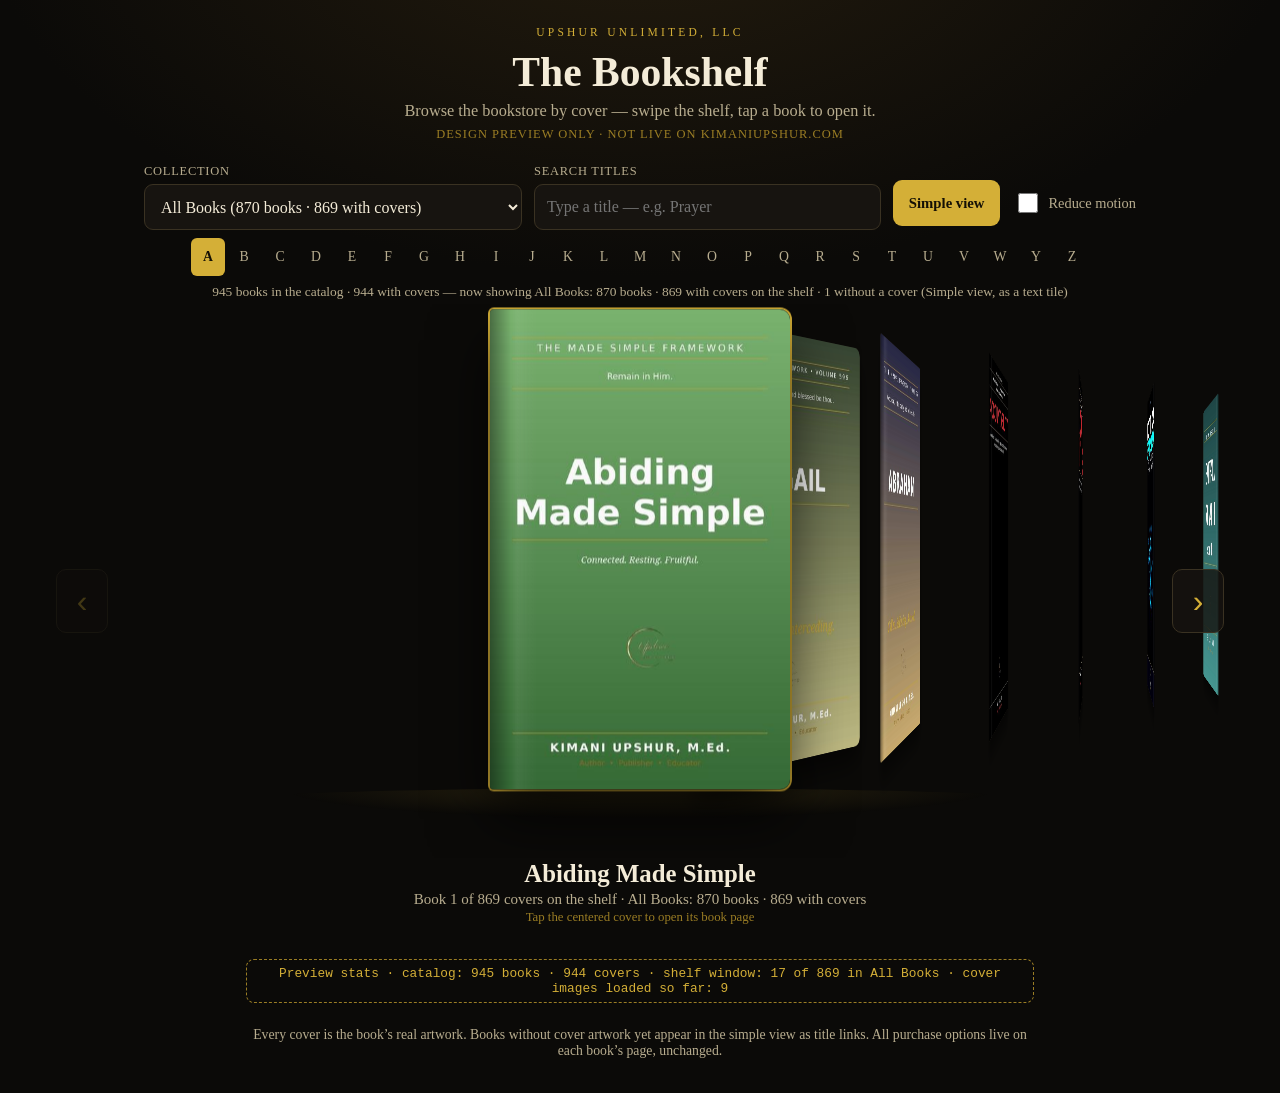
<file: index.html>
<!DOCTYPE html>
<html lang="en">
<head>
<meta charset="utf-8">
<meta name="viewport" content="width=device-width, initial-scale=1, viewport-fit=cover">
<title>The Bookshelf — 3D Cover Carousel Preview · kimaniupshur.com</title>
<link rel="stylesheet" href="carousel.css">
</head>
<body>
<header class="bs-head">
  <div class="bs-brand">Upshur Unlimited, LLC</div>
  <h1>The Bookshelf</h1>
  <p class="bs-sub">Browse the bookstore by cover — swipe the shelf, tap a book to open it.</p>
  <p class="bs-preview-note">Design preview only · not live on kimaniupshur.com</p>
</header>

<div class="bs-controls" role="search">
  <label class="bs-field">
    <span>Collection</span>
    <select id="catSel" aria-label="Choose a collection"></select>
  </label>
  <label class="bs-field bs-grow">
    <span>Search titles</span>
    <input id="searchBox" type="search" autocomplete="off" placeholder="Type a title — e.g. Prayer"
           aria-label="Search book titles" aria-expanded="false" aria-controls="searchResults">
  </label>
  <div class="bs-toggles">
    <button id="viewToggle" type="button" aria-pressed="false">Simple view</button>
    <label class="bs-check"><input type="checkbox" id="motionToggle"> Reduce motion</label>
  </div>
  <div id="searchResults" class="bs-results" role="listbox" aria-label="Search results" hidden></div>
</div>

<nav class="bs-az" id="azBar" aria-label="Jump to a letter"></nav>

<p class="bs-stats" id="bsStats" role="note"></p>

<main>
  <section class="bs-stage-wrap" id="carouselWrap">
    <button class="bs-arrow" id="prevBtn" type="button" aria-label="Previous book">&#8249;</button>
    <div class="bs-stage" id="stage" tabindex="0" role="region"
         aria-roledescription="carousel" aria-label="Book cover carousel. Use arrow keys or swipe to browse."></div>
    <button class="bs-arrow" id="nextBtn" type="button" aria-label="Next book">&#8250;</button>
    <div class="bs-caption">
      <a id="capTitle" href="#">—</a>
      <div id="capMeta" aria-live="polite"></div>
      <div class="bs-hint">Tap the centered cover to open its book page</div>
    </div>
  </section>

  <section class="bs-simple" id="simpleView" hidden aria-label="Simple list view">
    <div class="bs-grid" id="simpleGrid"></div>
    <button id="moreBtn" type="button">Show more</button>
  </section>
</main>

<footer class="bs-foot">
  <div id="hud" class="bs-hud" aria-hidden="true"></div>
  <p>Every cover is the book&rsquo;s real artwork. Books without cover artwork yet appear in the simple view as title links. All purchase options live on each book&rsquo;s page, unchanged.</p>
</footer>

<script src="books-data.js"></script>
<script src="carousel.js"></script>
</body>
</html>
</file>
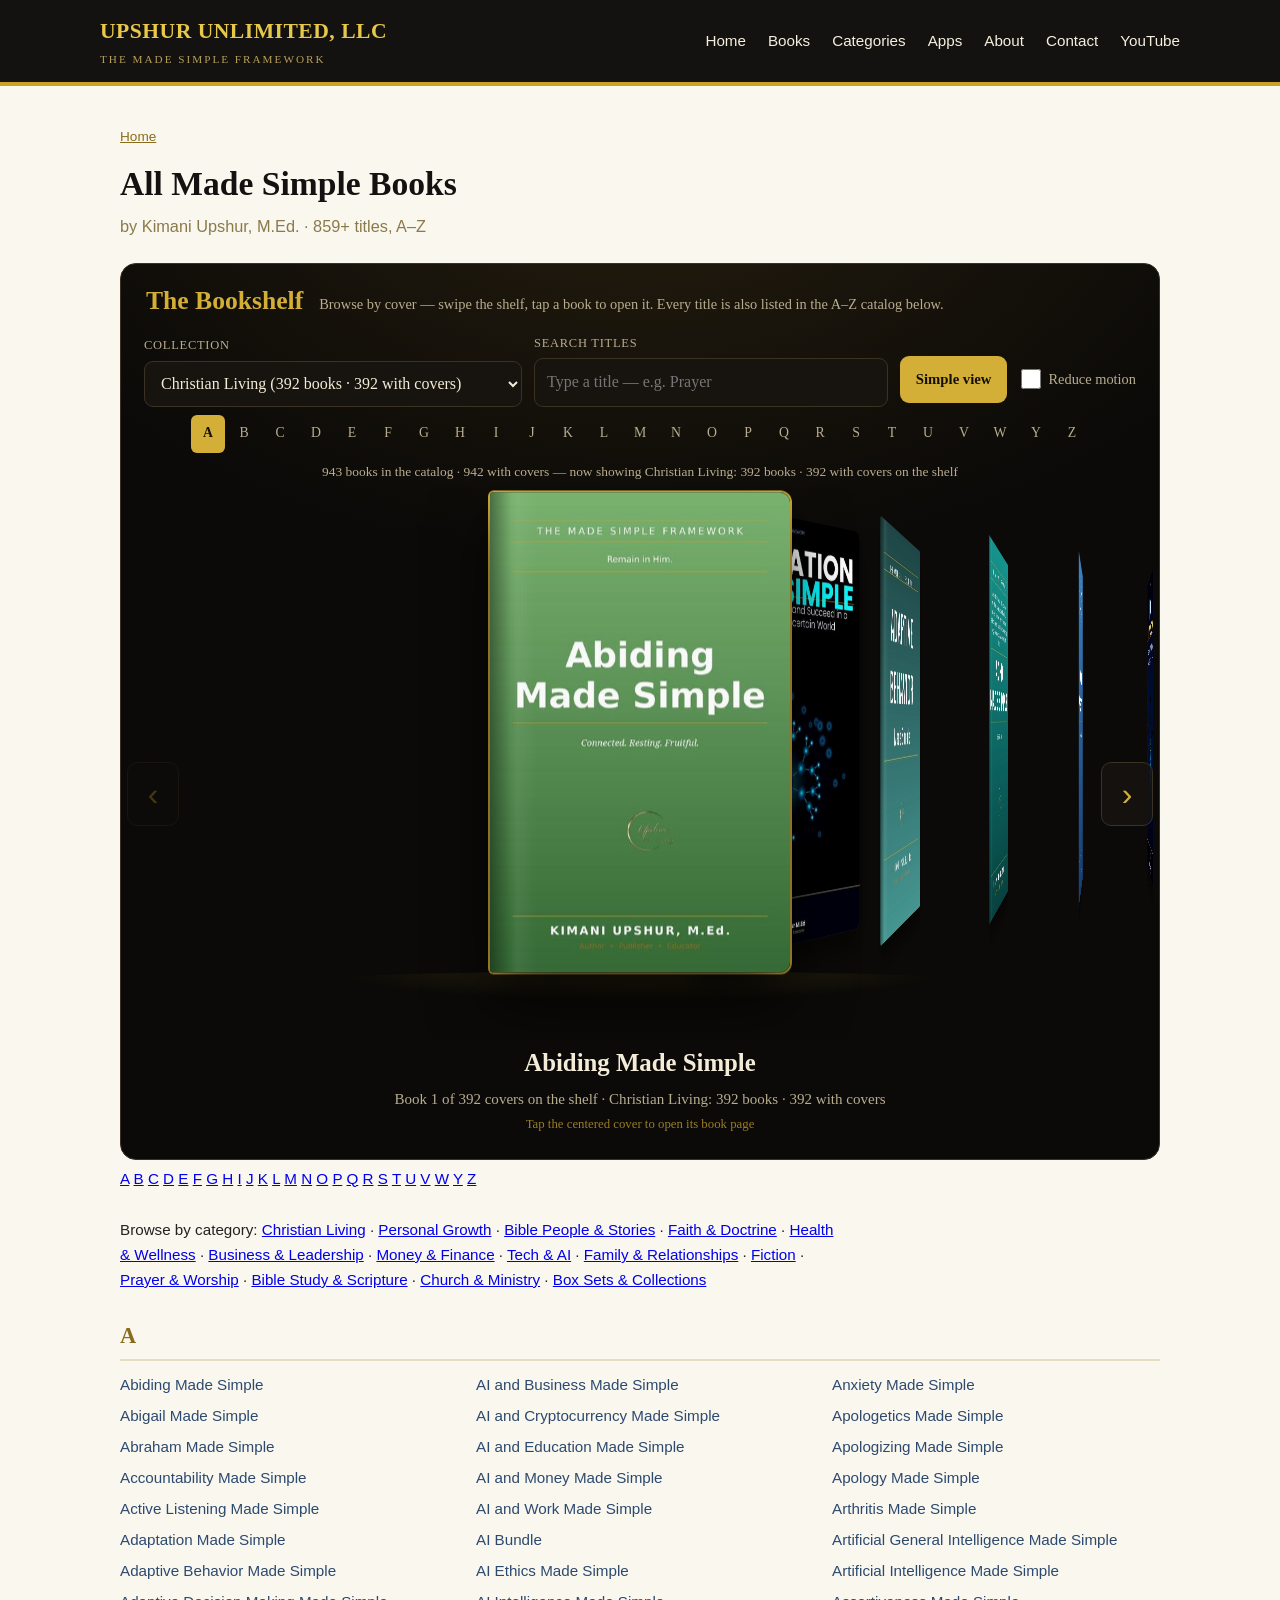
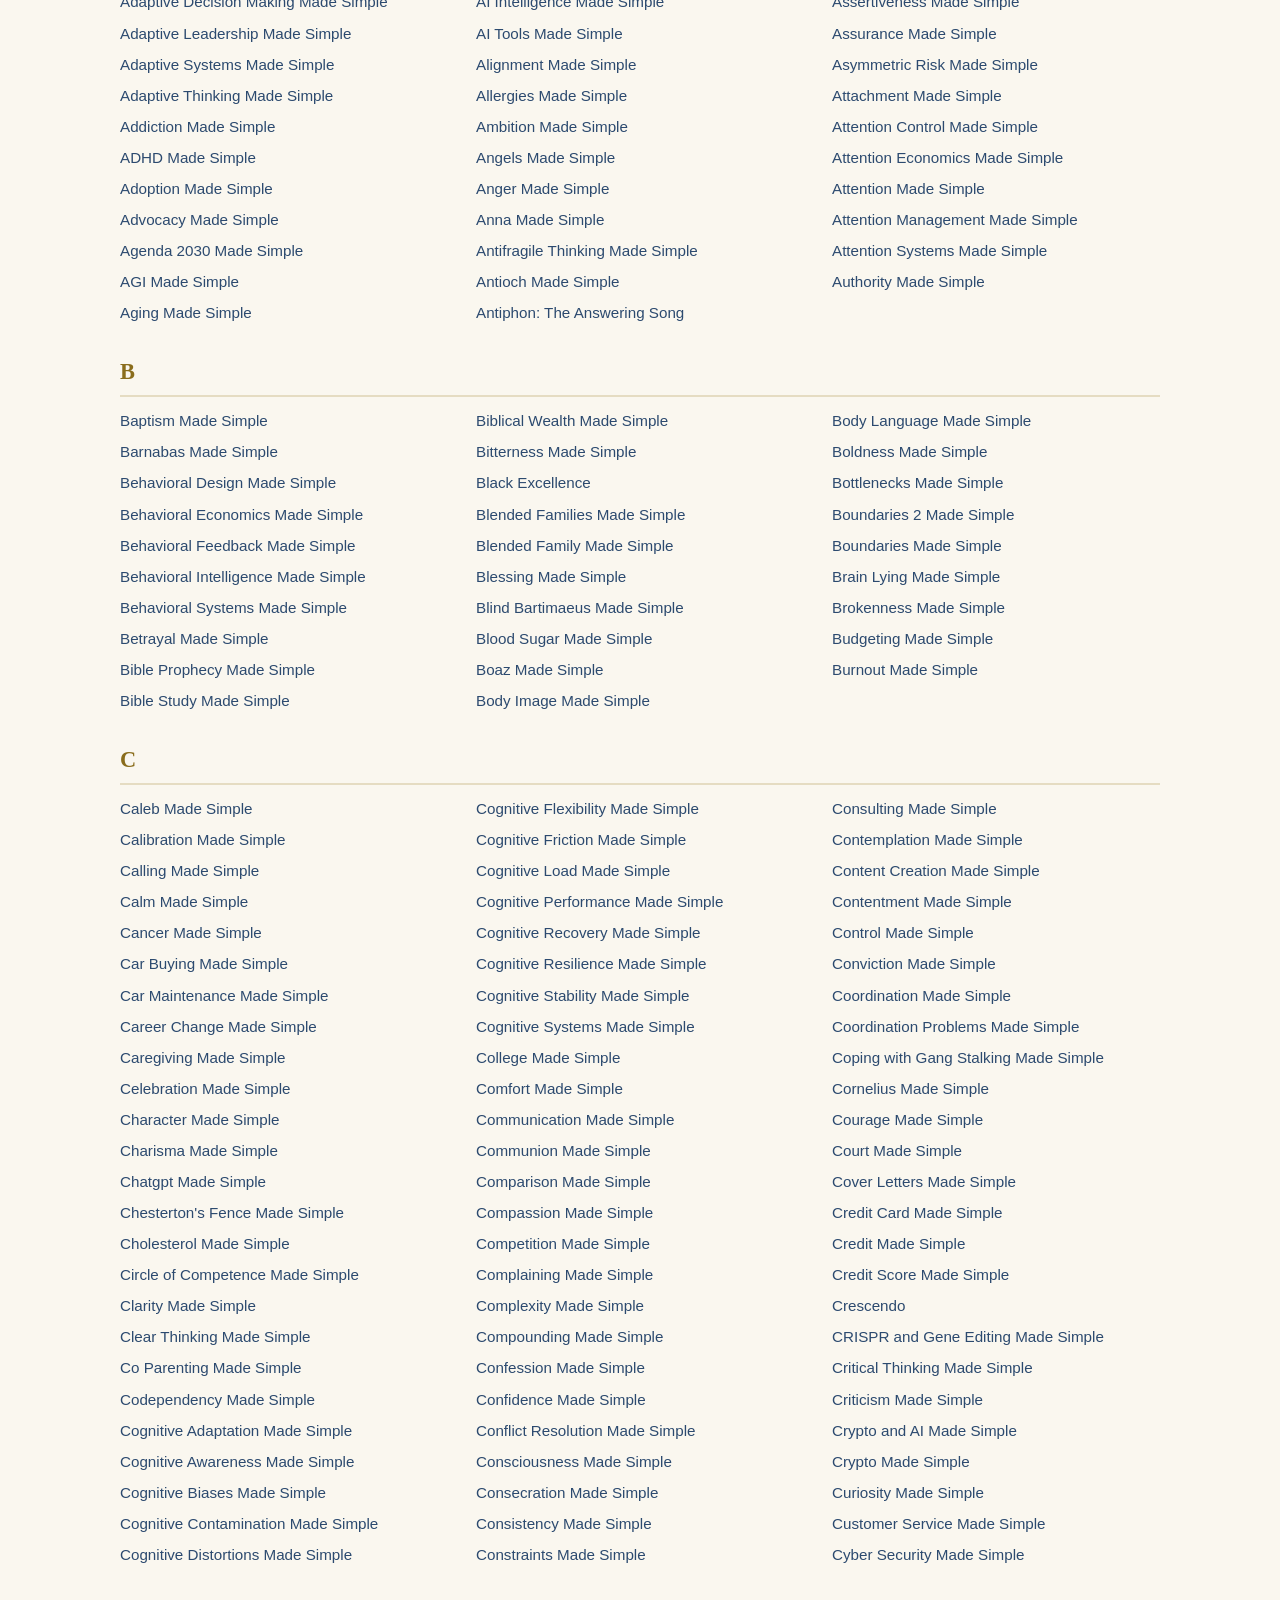
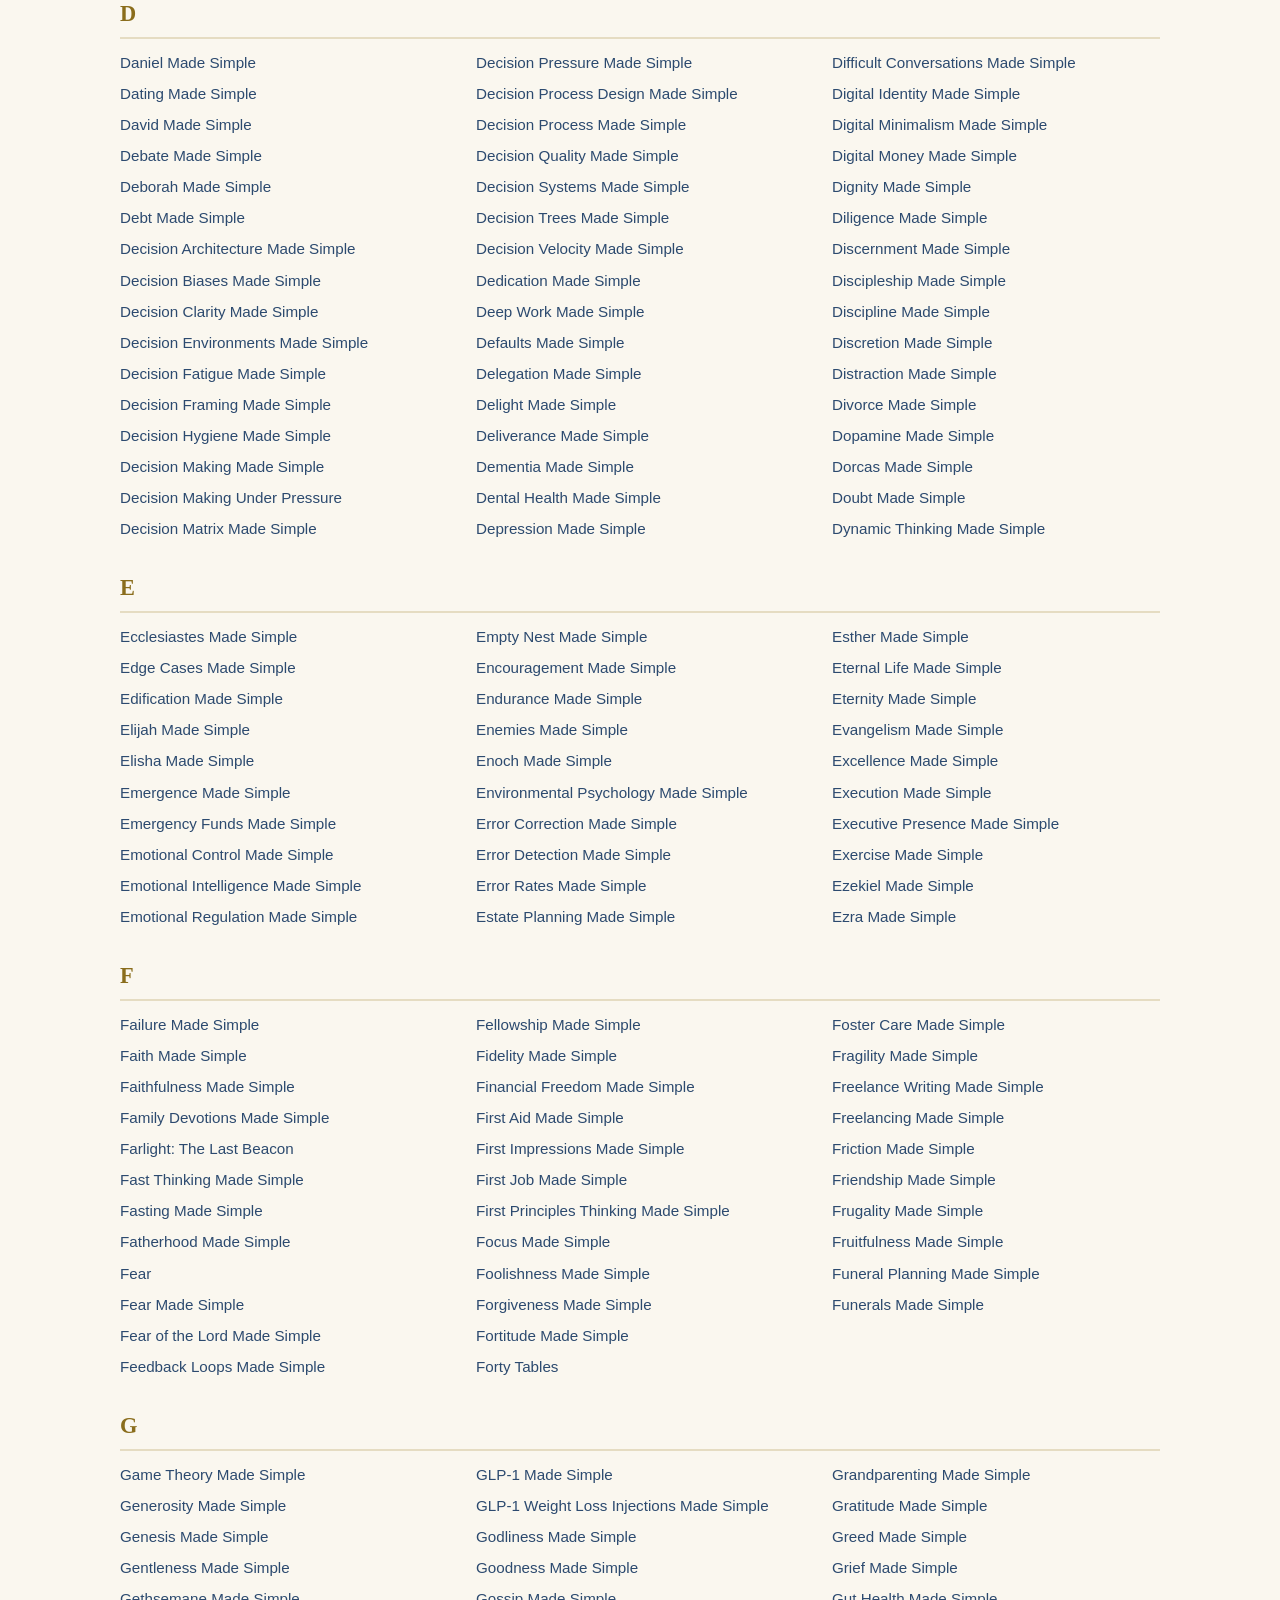
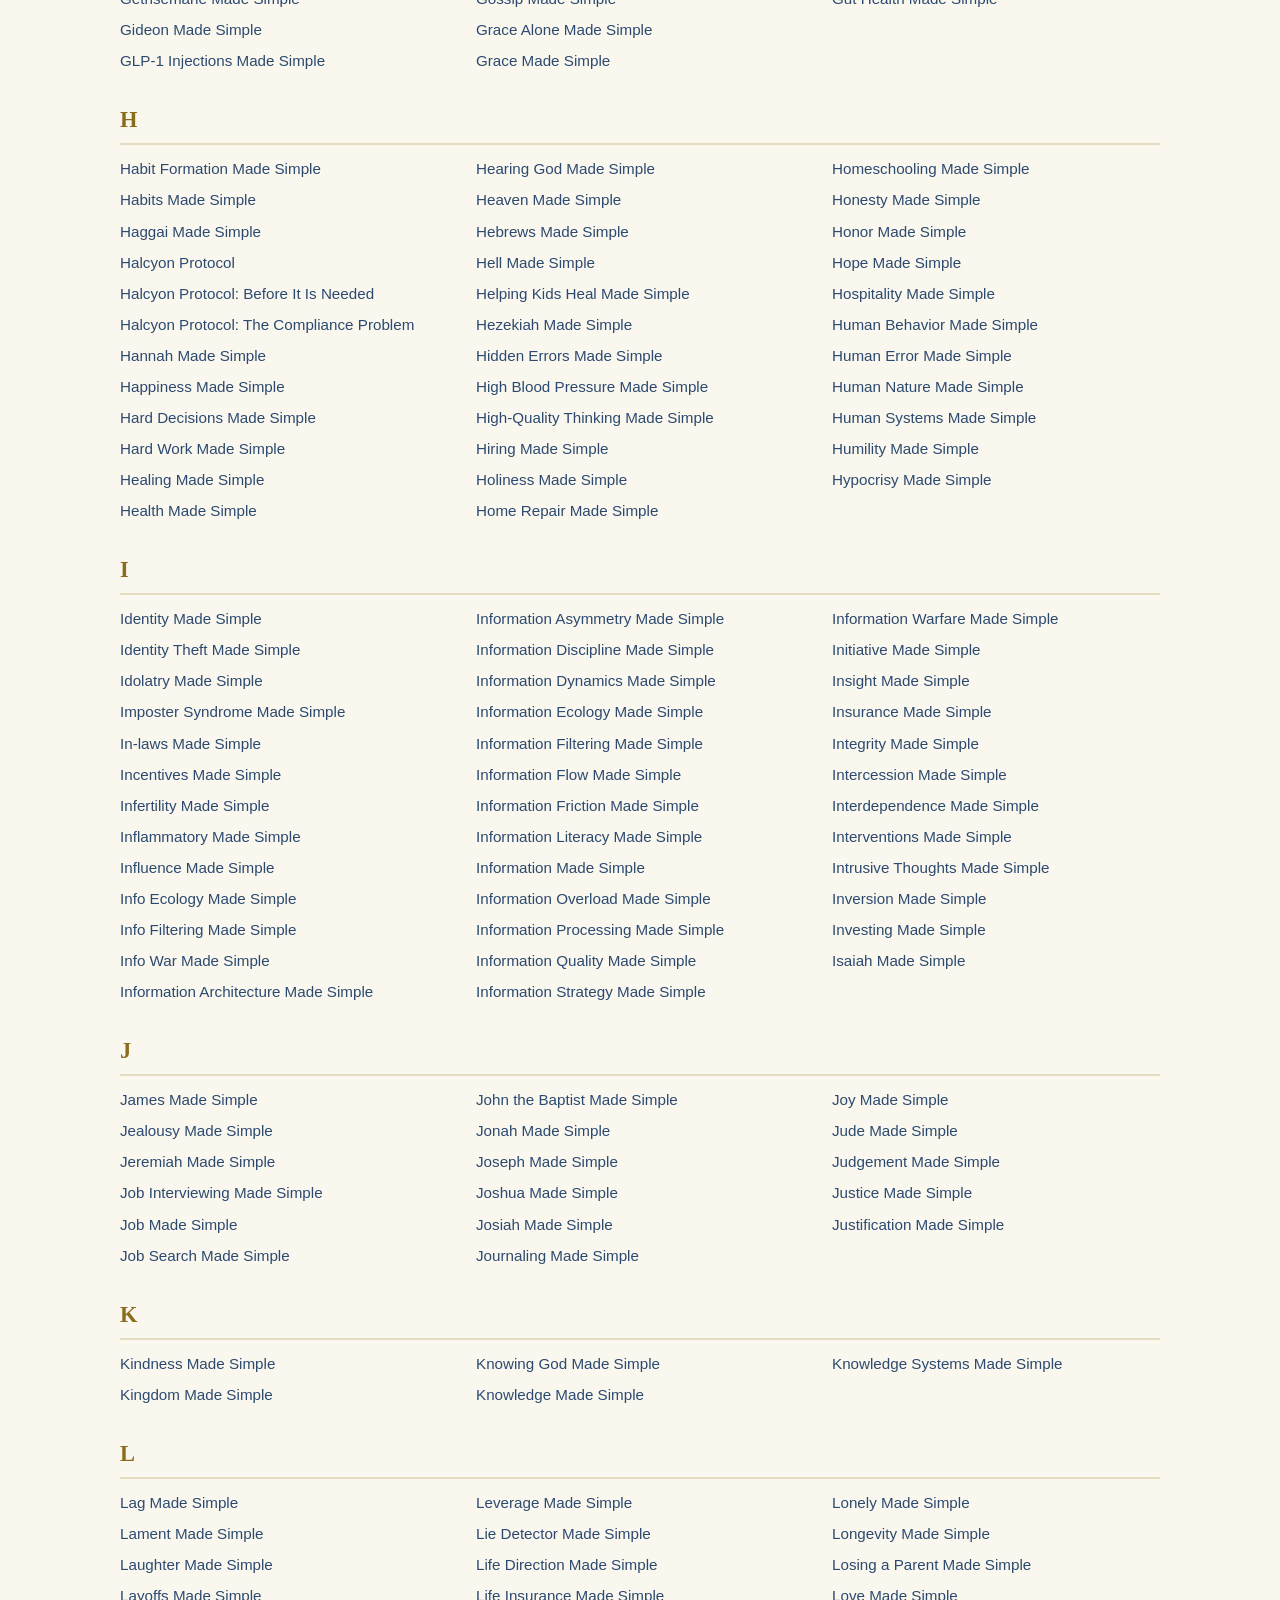
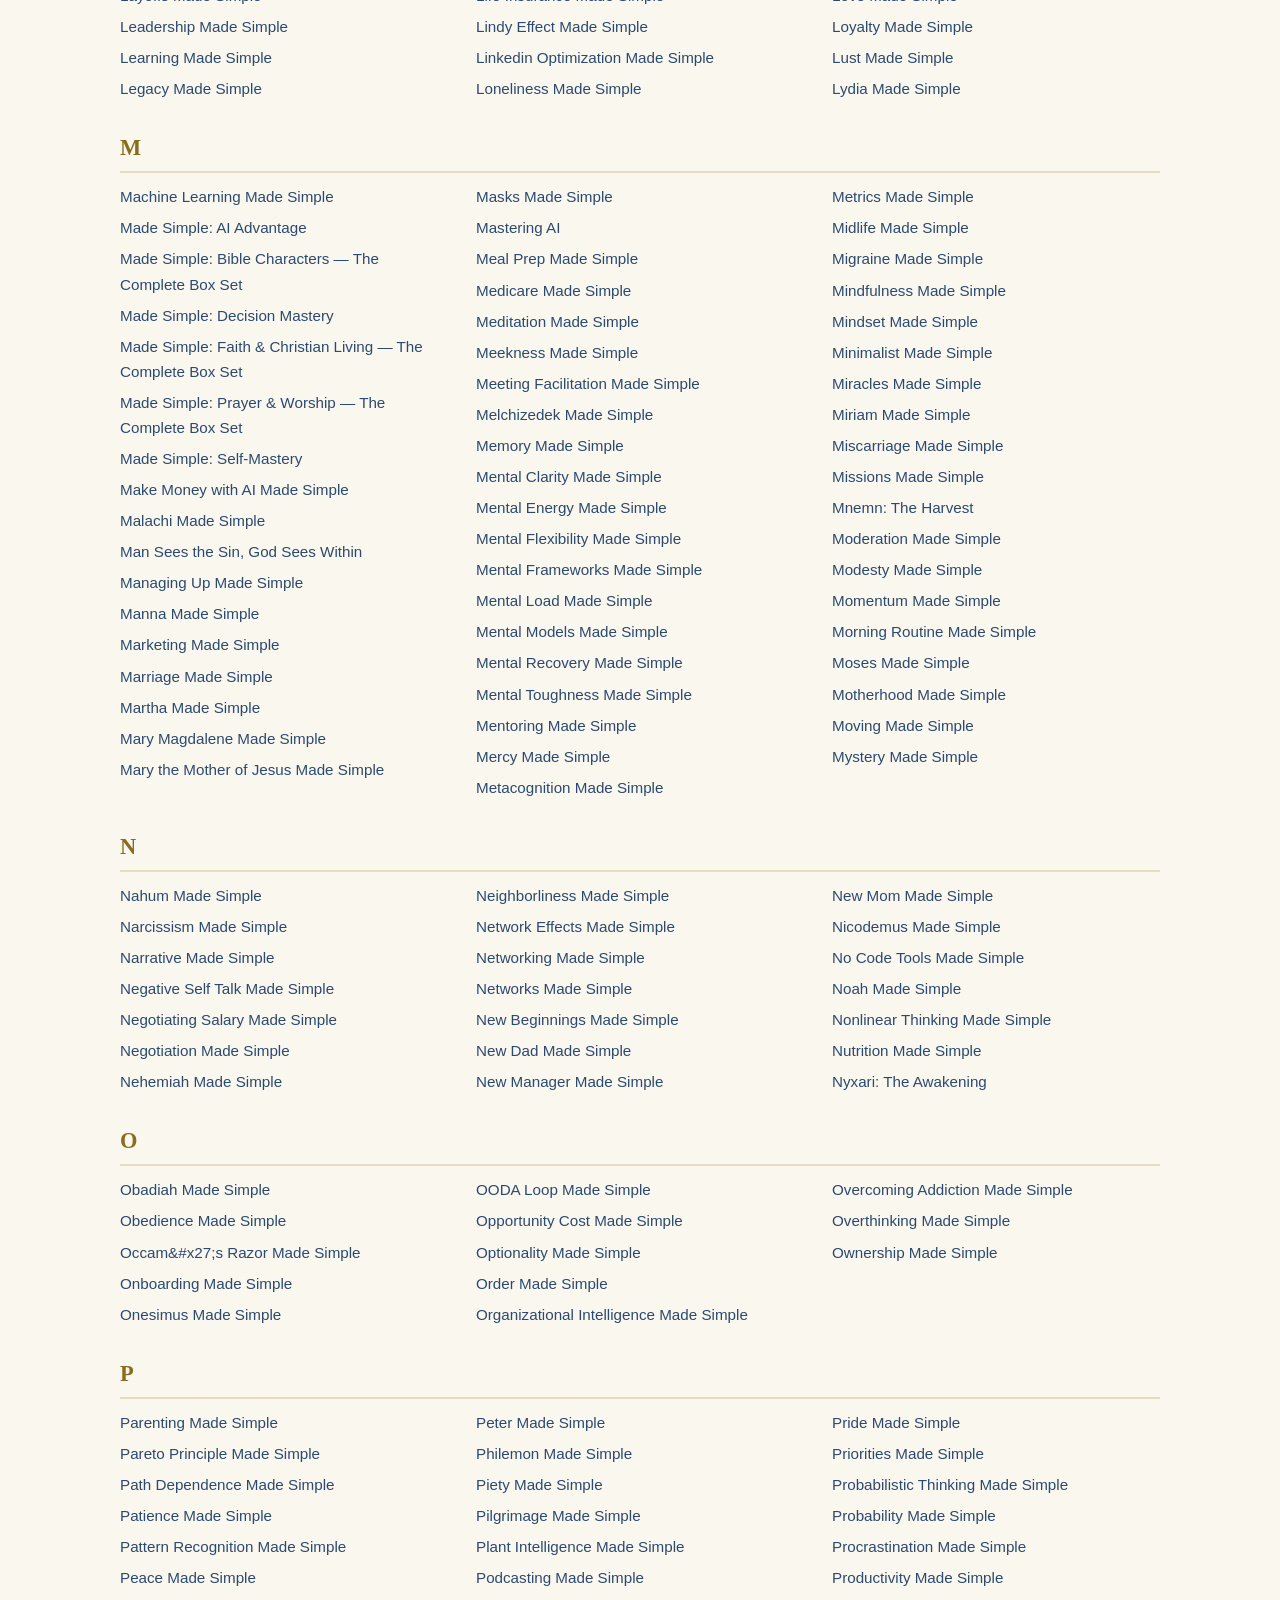
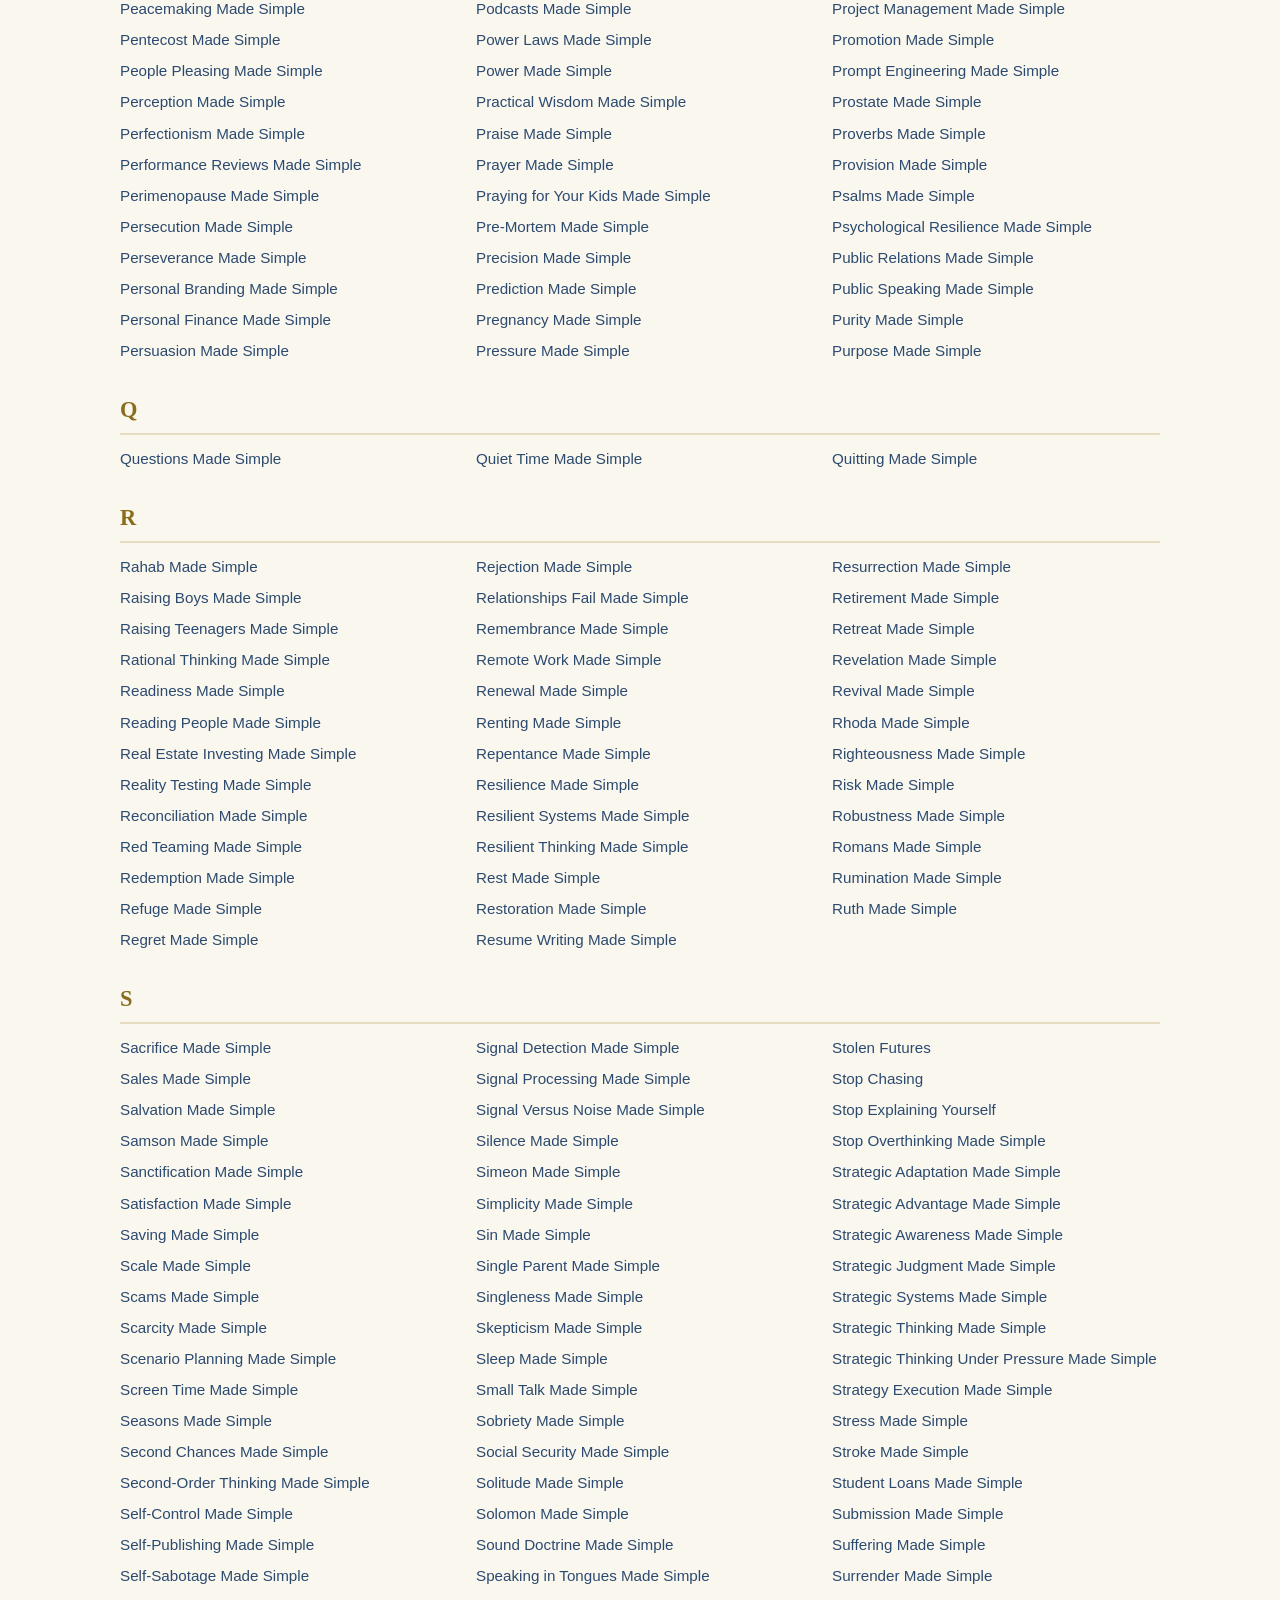
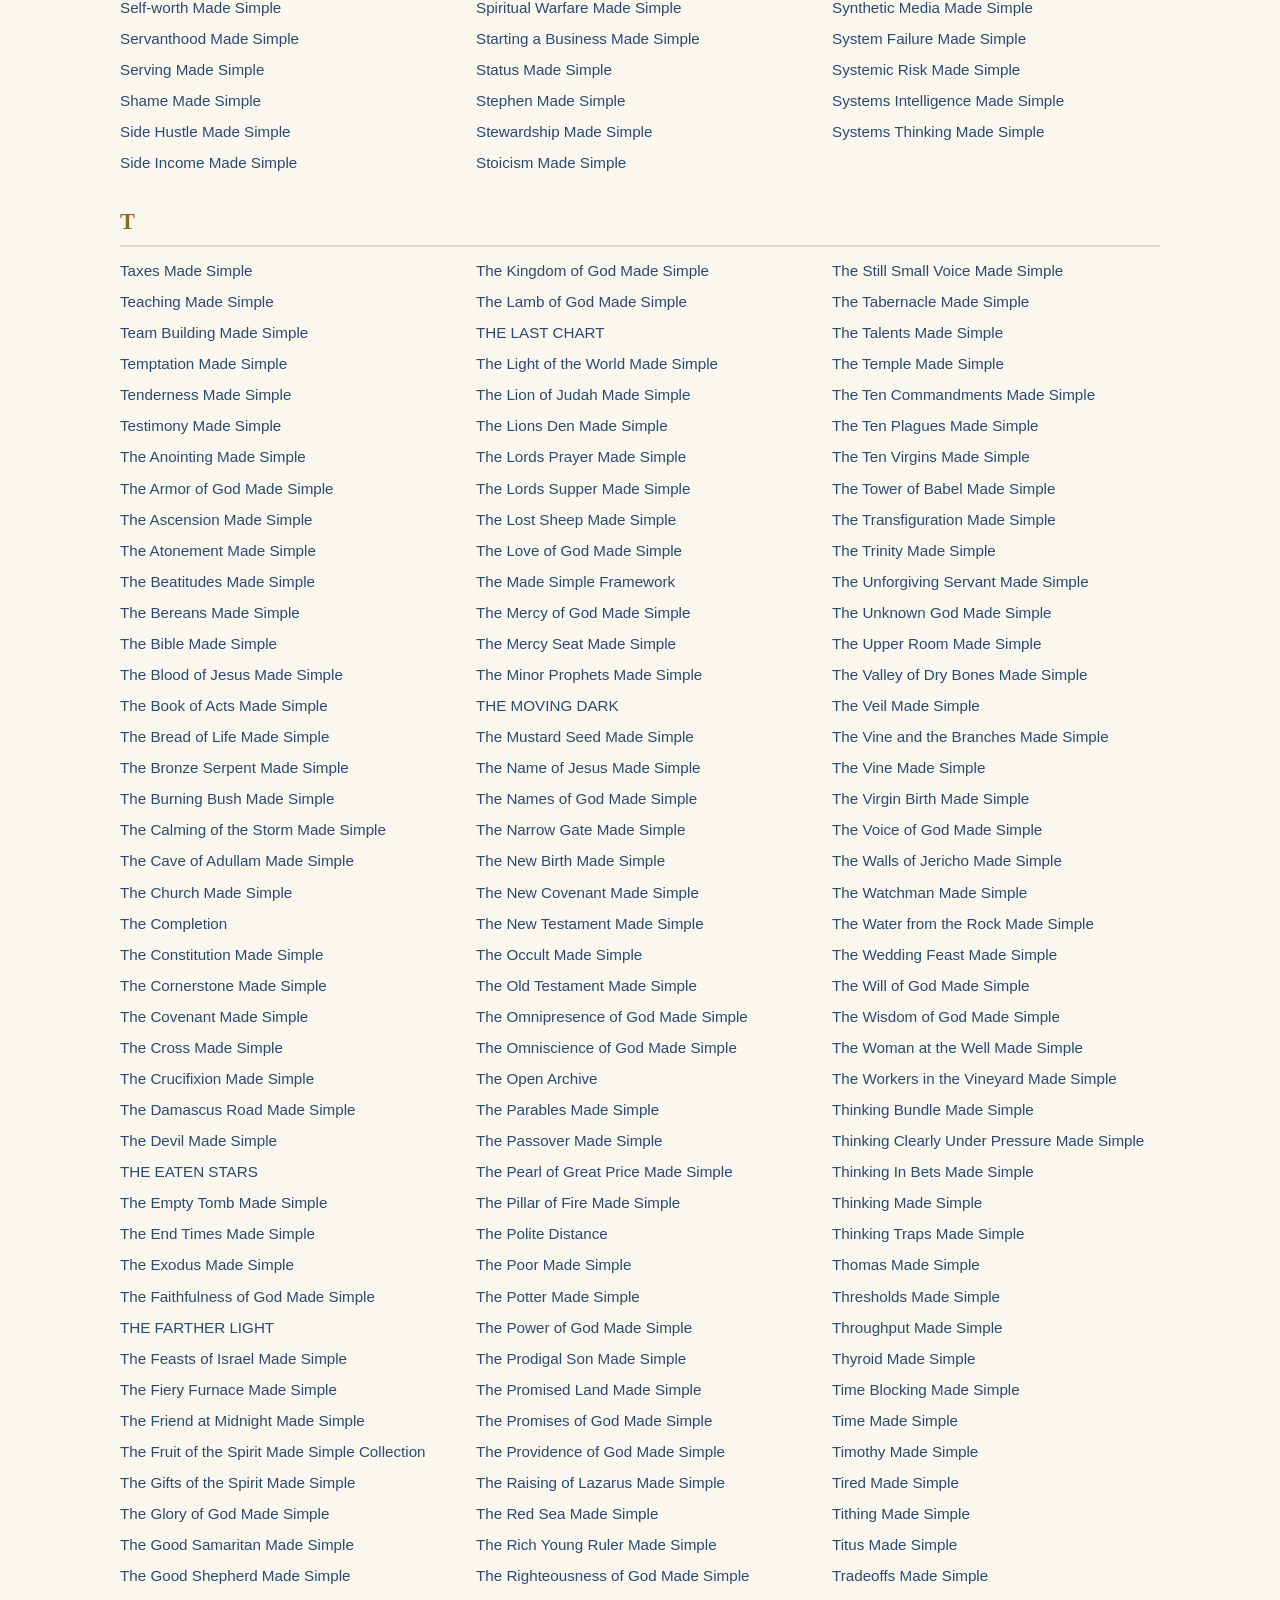
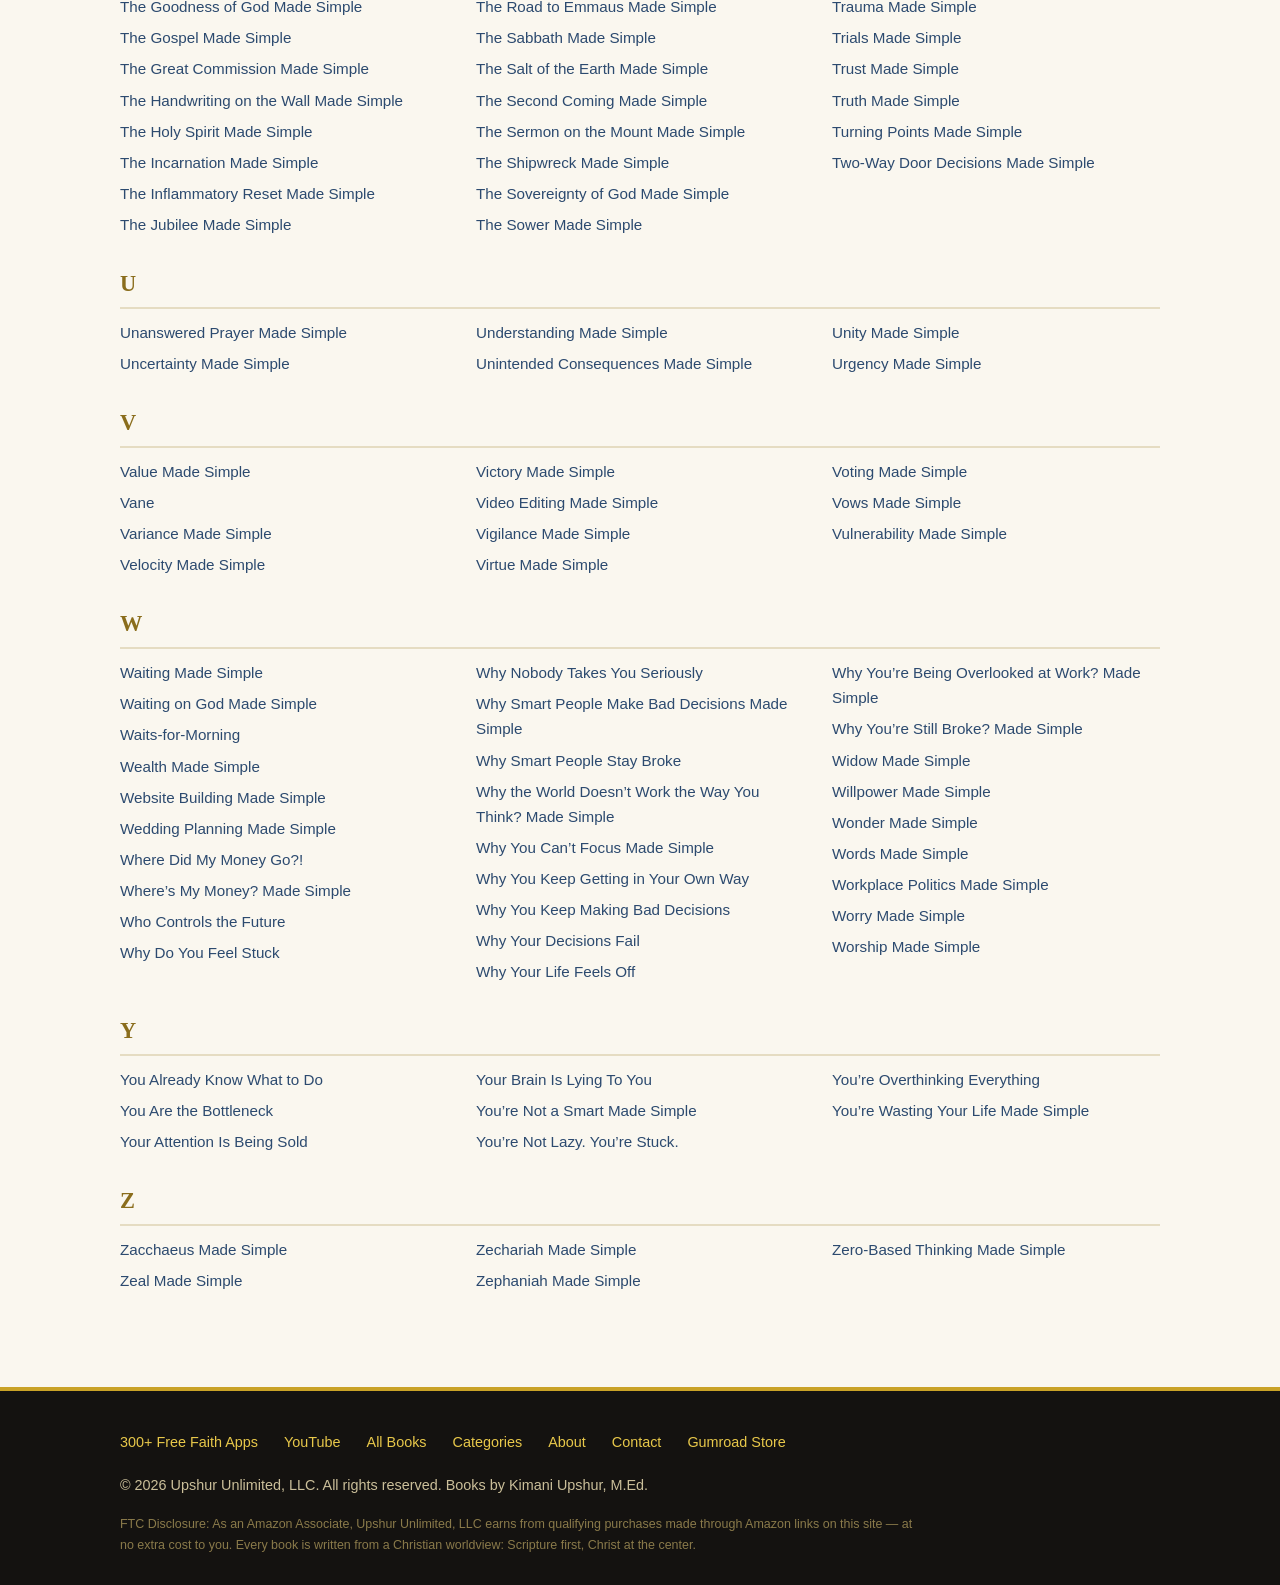
<file: integrated/index.html>
<!DOCTYPE html>
<html lang="en">
<head>
<meta charset="utf-8">
<meta name="viewport" content="width=device-width, initial-scale=1">
<title>All Books A–Z by Kimani Upshur, M.Ed. | Upshur Unlimited, LLC</title>
<link rel="icon" type="image/png" href="https://kimaniupshur.com/favicon.png">
<meta name="description" content="Complete A–Z list of all 859+ Made Simple books by Kimani Upshur, M.Ed. Short, biblical, practical ebooks — $4.99 each.">
<link rel="canonical" href="https://kimaniupshur.com/books/">
<meta property="og:type" content="website">
<meta property="og:title" content="All Books A–Z by Kimani Upshur, M.Ed. | Upshur Unlimited, LLC">
<meta property="og:description" content="Complete A–Z list of all 859+ Made Simple books by Kimani Upshur, M.Ed. Short, biblical, practical ebooks — $4.99 each.">
<meta property="og:url" content="https://kimaniupshur.com/books/">
<meta property="og:site_name" content="Kimani Upshur, M.Ed. | Upshur Unlimited, LLC">
<meta name="twitter:card" content="summary">
<meta name="twitter:title" content="All Books A–Z by Kimani Upshur, M.Ed. | Upshur Unlimited, LLC">
<meta name="twitter:description" content="Complete A–Z list of all 859+ Made Simple books by Kimani Upshur, M.Ed. Short, biblical, practical ebooks — $4.99 each.">
<style>*{margin:0;padding:0;box-sizing:border-box}
body{font-family:-apple-system,BlinkMacSystemFont,"Segoe UI",Roboto,Helvetica,Arial,sans-serif;background:#faf7ef;color:#222;line-height:1.65}
.wrap{max-width:1080px;margin:0 auto;padding:0 20px}
header.site{background:#141210;color:#f5efdd;border-bottom:4px solid #c9a227}
.topbar{display:flex;align-items:center;justify-content:space-between;padding:14px 0;flex-wrap:wrap;gap:10px}
.brand{font-family:Georgia,"Times New Roman",serif;font-size:1.35rem;color:#e8c84a;text-decoration:none;font-weight:bold;letter-spacing:.5px}
.brand small{display:block;font-size:.7rem;color:#b8a05a;letter-spacing:2px;font-weight:normal}
nav.main a{color:#f5efdd;text-decoration:none;margin-left:22px;font-size:.95rem}
nav.main a:hover{color:#e8c84a}@media (max-width:600px){nav.main{display:flex;flex-wrap:wrap;gap:8px 16px}nav.main a{margin-left:0;white-space:nowrap}.brand{margin-left:12px}}
.hero{background:linear-gradient(135deg,#141210 0%,#2a2118 60%,#3a2f16 100%);color:#f5efdd;padding:64px 0;text-align:center;border-bottom:4px solid #c9a227}
.hero h1{font-family:Georgia,serif;font-size:2.6rem;color:#e8c84a;margin-bottom:10px;line-height:1.2}
.hero .sub{font-size:1.25rem;color:#f5efdd;margin-bottom:8px}
.hero .tag{font-size:1.02rem;color:#cbbf9a;max-width:640px;margin:0 auto 26px}
.searchbox{max-width:560px;margin:0 auto;position:relative}
.searchbox input{width:100%;padding:15px 20px;font-size:1.05rem;border:2px solid #c9a227;border-radius:8px;background:#fffdf7;color:#222}
.results{position:absolute;left:0;right:0;background:#fffdf7;border:2px solid #c9a227;border-top:none;border-radius:0 0 8px 8px;max-height:320px;overflow:auto;text-align:left;z-index:50;display:none}
.results a{display:block;padding:10px 16px;color:#222;text-decoration:none;border-bottom:1px solid #eee}
.results a:hover{background:#f4ecd4}
.results a span{color:#8a7a4a;font-size:.82rem;display:block}
.stats{display:flex;justify-content:center;gap:36px;flex-wrap:wrap;padding:30px 0 6px}
.stat{text-align:center}
.stat b{font-size:1.7rem;color:#e8c84a;display:block;font-family:Georgia,serif}
.stat span{color:#cbbf9a;font-size:.9rem}
section.block{padding:44px 0}
h2.sec{font-family:Georgia,serif;font-size:1.7rem;color:#141210;margin-bottom:6px;border-bottom:3px solid #c9a227;display:inline-block;padding-bottom:6px}
.sec-sub{color:#6b6250;margin:6px 0 24px}
.grid{display:grid;grid-template-columns:repeat(auto-fill,minmax(230px,1fr));gap:18px}
.card{background:#fffdf7;border:1px solid #e5dcc2;border-radius:10px;padding:20px;text-decoration:none;color:#222;display:block;transition:transform .12s}
.card:hover{transform:translateY(-3px);border-color:#c9a227;box-shadow:0 6px 18px rgba(0,0,0,.08)}
.card h3{font-family:Georgia,serif;font-size:1.08rem;color:#141210;margin-bottom:6px;line-height:1.35}
.card p{font-size:.88rem;color:#6b6250}
.card .by{font-size:.8rem;color:#a08c4f;margin-top:8px}
.catgrid{display:grid;grid-template-columns:repeat(auto-fill,minmax(240px,1fr));gap:16px}
.cat{background:#141210;color:#f5efdd;border-radius:10px;padding:22px;text-decoration:none;display:block;border:1px solid #3a3226}
.cat:hover{border-color:#c9a227}
.cat h3{color:#e8c84a;font-family:Georgia,serif;font-size:1.1rem;margin-bottom:6px}
.cat p{font-size:.86rem;color:#cbbf9a}
.cat .n{font-size:.78rem;color:#8a7a4a;margin-top:8px}
.btnrow{display:flex;gap:14px;flex-wrap:wrap;justify-content:center;padding:10px 0 30px}
.btn{display:inline-block;background:#c9a227;color:#141210;font-weight:bold;text-decoration:none;padding:14px 30px;border-radius:8px;font-size:1rem}
.btn:hover{background:#e8c84a}
.btn.ghost{background:transparent;color:#e8c84a;border:2px solid #c9a227}
main.page{padding:40px 0;min-height:50vh}
main.page h1{font-family:Georgia,serif;font-size:2.1rem;color:#141210;margin-bottom:8px;line-height:1.25}
.byline{color:#8a7a4a;font-size:1.02rem;margin-bottom:18px}
.tags{margin:0 0 20px}
.tagpill{display:inline-block;background:#efe6c8;color:#5c4d1f;font-size:.8rem;padding:4px 12px;border-radius:20px;margin:0 8px 8px 0;text-decoration:none}
.desc{font-size:1.08rem;max-width:720px;margin-bottom:26px}
.buybox{background:#fffdf7;border:2px solid #c9a227;border-radius:12px;padding:26px;margin:0 0 30px;max-width:720px}
.buybox h2{font-family:Georgia,serif;font-size:1.3rem;margin-bottom:4px}
.buybox .note{font-size:.88rem;color:#6b6250;margin-bottom:16px}
.buybtns{display:flex;gap:12px;flex-wrap:wrap}
.buybtn{background:#141210;color:#e8c84a;text-decoration:none;font-weight:bold;padding:12px 22px;border-radius:8px;font-size:.95rem;border:2px solid #141210}
.buybtn:hover{background:#c9a227;color:#141210;border-color:#c9a227}
.buybtn.amz{background:#c9a227;color:#141210;border-color:#c9a227}
.buybtn.amz:hover{background:#e8c84a}
.details{background:#f4efe0;border-radius:10px;padding:20px 24px;max-width:720px;margin-bottom:30px}
.details dl{display:grid;grid-template-columns:150px 1fr;gap:6px 14px;font-size:.95rem}
.details dt{color:#8a7a4a}
.booklist{columns:3;column-gap:28px;font-size:.95rem}
.booklist a{display:block;color:#2c4a6f;text-decoration:none;padding:3px 0;break-inside:avoid}
.booklist a:hover{text-decoration:underline;color:#141210}
@media(max-width:700px){.booklist{columns:2}.hero h1{font-size:1.9rem}}
.alpha{margin:26px 0 8px;font-family:Georgia,serif;font-size:1.4rem;color:#8a6d1c;border-bottom:2px solid #e5dcc2;padding-bottom:4px}
footer.site{background:#141210;color:#cbbf9a;padding:40px 0 30px;margin-top:50px;border-top:4px solid #c9a227;font-size:.9rem}
footer.site a{color:#e8c84a;text-decoration:none}
footer.site a:hover{text-decoration:underline}
.flink{display:flex;gap:26px;flex-wrap:wrap;margin-bottom:20px}
.fine{font-size:.78rem;color:#8a7a4a;max-width:800px;margin-top:16px}
.bread{font-size:.85rem;color:#8a7a4a;margin-bottom:14px}
.bread a{color:#8a6d1c}
</style>


<link rel="stylesheet" href="bookshelf/carousel.css">
</head>
<body>
<header class="site"><div class="wrap topbar">
<a class="brand" href="https://kimaniupshur.com/">UPSHUR UNLIMITED, LLC<small>THE MADE SIMPLE FRAMEWORK</small></a>
<nav class="main" aria-label="Main">
<a href="https://kimaniupshur.com/">Home</a><a href="https://kimaniupshur.com/books/">Books</a><a href="https://kimaniupshur.com/categories/">Categories</a><a href="https://kimaniupshur.com/apps.html">Apps</a><a href="https://kimaniupshur.com/about.html">About</a><a href="https://kimaniupshur.com/contact.html">Contact</a><a href="https://www.youtube.com/@KimaniUpshur" target="_blank" rel="noopener">YouTube</a>
</nav></div></header>
<main class="page"><div class="wrap">
<p class="bread"><a href="https://kimaniupshur.com/">Home</a></p>
<h1>All Made Simple Books</h1>
<p class="byline">by Kimani Upshur, M.Ed. · 859+ titles, A–Z</p>
<!-- ============================================================
     FEATURED: THE BOOKSHELF — 3D cover carousel.
     Deployed 2026-10-14 under the owner's authorization (carousel only).
     The complete A-Z catalog below is unchanged.
     ============================================================ -->
<section id="bookshelf" aria-label="The Bookshelf — browse books by cover">
  <div class="bs-sec-head">
    <h2 class="bs-sec-title">The Bookshelf</h2>
    <p class="bs-sec-sub">Browse by cover — swipe the shelf, tap a book to open it. Every title is also listed in the A&ndash;Z catalog below.</p>
  </div>

  <div class="bs-controls" role="search">
    <label class="bs-field">
      <span>Collection</span>
      <select id="catSel" aria-label="Choose a collection"></select>
    </label>
    <label class="bs-field bs-grow">
      <span>Search titles</span>
      <input id="searchBox" type="search" autocomplete="off" placeholder="Type a title — e.g. Prayer"
             aria-label="Search book titles" aria-expanded="false" aria-controls="searchResults">
    </label>
    <div class="bs-toggles">
      <button id="viewToggle" type="button" aria-pressed="false">Simple view</button>
      <label class="bs-check"><input type="checkbox" id="motionToggle"> Reduce motion</label>
    </div>
    <div id="searchResults" class="bs-results" role="listbox" aria-label="Search results" hidden></div>
  </div>

  <nav class="bs-az" id="azBar" aria-label="Jump to a letter"></nav>

  <p class="bs-stats" id="bsStats" role="note"></p>

  <section class="bs-stage-wrap" id="carouselWrap">
    <button class="bs-arrow" id="prevBtn" type="button" aria-label="Previous book">&#8249;</button>
    <div class="bs-stage" id="stage" tabindex="0" role="region"
         aria-roledescription="carousel" aria-label="Book cover carousel. Use arrow keys or swipe to browse."></div>
    <button class="bs-arrow" id="nextBtn" type="button" aria-label="Next book">&#8250;</button>
    <div class="bs-caption">
      <a id="capTitle" href="#">—</a>
      <div id="capMeta" aria-live="polite"></div>
      <div class="bs-hint">Tap the centered cover to open its book page</div>
    </div>
  </section>

  <section class="bs-simple" id="simpleView" hidden aria-label="Simple list view">
    <div class="bs-grid" id="simpleGrid"></div>
    <button id="moreBtn" type="button">Show more</button>
  </section>

  <div id="hud" class="bs-hud" aria-hidden="true"></div>
</section>

<p class="desc" style="font-size:.95rem"><a href="#A">A</a> <a href="#B">B</a> <a href="#C">C</a> <a href="#D">D</a> <a href="#E">E</a> <a href="#F">F</a> <a href="#G">G</a> <a href="#H">H</a> <a href="#I">I</a> <a href="#J">J</a> <a href="#K">K</a> <a href="#L">L</a> <a href="#M">M</a> <a href="#N">N</a> <a href="#O">O</a> <a href="#P">P</a> <a href="#Q">Q</a> <a href="#R">R</a> <a href="#S">S</a> <a href="#T">T</a> <a href="#U">U</a> <a href="#V">V</a> <a href="#W">W</a> <a href="#Y">Y</a> <a href="#Z">Z</a></p>
<p class="desc" style="font-size:.95rem">Browse by category: <a href="https://kimaniupshur.com/categories/christian-living/">Christian Living</a> · <a href="https://kimaniupshur.com/categories/personal-growth/">Personal Growth</a> · <a href="https://kimaniupshur.com/categories/bible-people/">Bible People &amp; Stories</a> · <a href="https://kimaniupshur.com/categories/faith-doctrine/">Faith &amp; Doctrine</a> · <a href="https://kimaniupshur.com/categories/health-wellness/">Health &amp; Wellness</a> · <a href="https://kimaniupshur.com/categories/business-leadership/">Business &amp; Leadership</a> · <a href="https://kimaniupshur.com/categories/money-finance/">Money &amp; Finance</a> · <a href="https://kimaniupshur.com/categories/tech-ai/">Tech &amp; AI</a> · <a href="https://kimaniupshur.com/categories/family-relationships/">Family &amp; Relationships</a> · <a href="https://kimaniupshur.com/categories/fiction/">Fiction</a> · <a href="https://kimaniupshur.com/categories/prayer-worship/">Prayer &amp; Worship</a> · <a href="https://kimaniupshur.com/categories/bible-study/">Bible Study &amp; Scripture</a> · <a href="https://kimaniupshur.com/categories/church-ministry/">Church &amp; Ministry</a> · <a href="https://kimaniupshur.com/categories/box-sets/">Box Sets &amp; Collections</a></p>
<h2 class="alpha" id="A">A</h2><div class="booklist"><a href="https://kimaniupshur.com/books/abiding-made-simple/">Abiding Made Simple</a><a href="https://kimaniupshur.com/books/abigail-made-simple/">Abigail Made Simple</a><a href="https://kimaniupshur.com/books/abraham-made-simple/">Abraham Made Simple</a><a href="https://kimaniupshur.com/books/accountability-made-simple/">Accountability Made Simple</a><a href="https://kimaniupshur.com/books/active-listening-made-simple/">Active Listening Made Simple</a><a href="https://kimaniupshur.com/books/adaptation-made-simple/">Adaptation Made Simple</a><a href="https://kimaniupshur.com/books/adaptive-behavior-made-simple/">Adaptive Behavior Made Simple</a><a href="https://kimaniupshur.com/books/adaptive-decision-making-made-simple/">Adaptive Decision Making Made Simple</a><a href="https://kimaniupshur.com/books/adaptive-leadership-made-simple/">Adaptive Leadership Made Simple</a><a href="https://kimaniupshur.com/books/adaptive-systems-made-simple/">Adaptive Systems Made Simple</a><a href="https://kimaniupshur.com/books/adaptive-thinking-made-simple/">Adaptive Thinking Made Simple</a><a href="https://kimaniupshur.com/books/addiction-made-simple/">Addiction Made Simple</a><a href="https://kimaniupshur.com/books/adhd-made-simple/">ADHD Made Simple</a><a href="https://kimaniupshur.com/books/adoption-made-simple/">Adoption Made Simple</a><a href="https://kimaniupshur.com/books/advocacy-made-simple/">Advocacy Made Simple</a><a href="https://kimaniupshur.com/books/agenda-2030-made-simple/">Agenda 2030 Made Simple</a><a href="https://kimaniupshur.com/books/agi-made-simple/">AGI Made Simple</a><a href="https://kimaniupshur.com/books/aging-made-simple/">Aging Made Simple</a><a href="https://kimaniupshur.com/books/ai-and-business-made-simple/">AI and Business Made Simple</a><a href="https://kimaniupshur.com/books/ai-and-cryptocurrency-made-simple/">AI and Cryptocurrency Made Simple</a><a href="https://kimaniupshur.com/books/ai-and-education-made-simple/">AI and Education Made Simple</a><a href="https://kimaniupshur.com/books/ai-and-money-made-simple/">AI and Money Made Simple</a><a href="https://kimaniupshur.com/books/ai-and-work-made-simple/">AI and Work Made Simple</a><a href="https://kimaniupshur.com/books/ai-bundle/">AI Bundle</a><a href="https://kimaniupshur.com/books/ai-ethics-made-simple/">AI Ethics Made Simple</a><a href="https://kimaniupshur.com/books/ai-intelligence-made-simple/">AI Intelligence Made Simple</a><a href="https://kimaniupshur.com/books/ai-tools-made-simple/">AI Tools Made Simple</a><a href="https://kimaniupshur.com/books/alignment-made-simple/">Alignment Made Simple</a><a href="https://kimaniupshur.com/books/allergies-made-simple/">Allergies Made Simple</a><a href="https://kimaniupshur.com/books/ambition-made-simple/">Ambition Made Simple</a><a href="https://kimaniupshur.com/books/angels-made-simple/">Angels Made Simple</a><a href="https://kimaniupshur.com/books/anger-made-simple/">Anger Made Simple</a><a href="https://kimaniupshur.com/books/anna-made-simple/">Anna Made Simple</a><a href="https://kimaniupshur.com/books/antifragile-thinking-made-simple/">Antifragile Thinking Made Simple</a><a href="https://kimaniupshur.com/books/antioch-made-simple/">Antioch Made Simple</a><a href="https://kimaniupshur.com/books/antiphon-the-answering-song/">Antiphon: The Answering Song</a><a href="https://kimaniupshur.com/books/anxiety-made-simple/">Anxiety Made Simple</a><a href="https://kimaniupshur.com/books/apologetics-made-simple/">Apologetics Made Simple</a><a href="https://kimaniupshur.com/books/apologizing-made-simple/">Apologizing Made Simple</a><a href="https://kimaniupshur.com/books/apology-made-simple/">Apology Made Simple</a><a href="https://kimaniupshur.com/books/arthritis-made-simple/">Arthritis Made Simple</a><a href="https://kimaniupshur.com/books/artificial-general-intelligence-made-simple/">Artificial General Intelligence Made Simple</a><a href="https://kimaniupshur.com/books/artificial-intelligence-made-simple/">Artificial Intelligence Made Simple</a><a href="https://kimaniupshur.com/books/assertiveness-made-simple/">Assertiveness Made Simple</a><a href="https://kimaniupshur.com/books/assurance-made-simple/">Assurance Made Simple</a><a href="https://kimaniupshur.com/books/asymmetric-risk-made-simple/">Asymmetric Risk Made Simple</a><a href="https://kimaniupshur.com/books/attachment-made-simple/">Attachment Made Simple</a><a href="https://kimaniupshur.com/books/attention-control-made-simple/">Attention Control Made Simple</a><a href="https://kimaniupshur.com/books/attention-economics-made-simple/">Attention Economics Made Simple</a><a href="https://kimaniupshur.com/books/attention-made-simple/">Attention Made Simple</a><a href="https://kimaniupshur.com/books/attention-management-made-simple/">Attention Management Made Simple</a><a href="https://kimaniupshur.com/books/attention-systems-made-simple/">Attention Systems Made Simple</a><a href="https://kimaniupshur.com/books/authority-made-simple/">Authority Made Simple</a></div><h2 class="alpha" id="B">B</h2><div class="booklist"><a href="https://kimaniupshur.com/books/baptism-made-simple/">Baptism Made Simple</a><a href="https://kimaniupshur.com/books/barnabas-made-simple/">Barnabas Made Simple</a><a href="https://kimaniupshur.com/books/behavioral-design-made-simple/">Behavioral Design Made Simple</a><a href="https://kimaniupshur.com/books/behavioral-economics-made-simple/">Behavioral Economics Made Simple</a><a href="https://kimaniupshur.com/books/behavioral-feedback-made-simple/">Behavioral Feedback Made Simple</a><a href="https://kimaniupshur.com/books/behavioral-intelligence-made-simple/">Behavioral Intelligence Made Simple</a><a href="https://kimaniupshur.com/books/behavioral-systems-made-simple/">Behavioral Systems Made Simple</a><a href="https://kimaniupshur.com/books/betrayal-made-simple/">Betrayal Made Simple</a><a href="https://kimaniupshur.com/books/bible-prophecy-made-simple/">Bible Prophecy Made Simple</a><a href="https://kimaniupshur.com/books/bible-study-made-simple/">Bible Study Made Simple</a><a href="https://kimaniupshur.com/books/biblical-wealth-made-simple/">Biblical Wealth Made Simple</a><a href="https://kimaniupshur.com/books/bitterness-made-simple/">Bitterness Made Simple</a><a href="https://kimaniupshur.com/books/black-excellence/">Black Excellence</a><a href="https://kimaniupshur.com/books/blended-families-made-simple/">Blended Families Made Simple</a><a href="https://kimaniupshur.com/books/blended-family-made-simple/">Blended Family Made Simple</a><a href="https://kimaniupshur.com/books/blessing-made-simple/">Blessing Made Simple</a><a href="https://kimaniupshur.com/books/blind-bartimaeus-made-simple/">Blind Bartimaeus Made Simple</a><a href="https://kimaniupshur.com/books/blood-sugar-made-simple/">Blood Sugar Made Simple</a><a href="https://kimaniupshur.com/books/boaz-made-simple/">Boaz Made Simple</a><a href="https://kimaniupshur.com/books/body-image-made-simple/">Body Image Made Simple</a><a href="https://kimaniupshur.com/books/body-language-made-simple/">Body Language Made Simple</a><a href="https://kimaniupshur.com/books/boldness-made-simple/">Boldness Made Simple</a><a href="https://kimaniupshur.com/books/bottlenecks-made-simple/">Bottlenecks Made Simple</a><a href="https://kimaniupshur.com/books/boundaries-2-made-simple/">Boundaries 2 Made Simple</a><a href="https://kimaniupshur.com/books/boundaries-made-simple/">Boundaries Made Simple</a><a href="https://kimaniupshur.com/books/brain-lying-made-simple/">Brain Lying Made Simple</a><a href="https://kimaniupshur.com/books/brokenness-made-simple/">Brokenness Made Simple</a><a href="https://kimaniupshur.com/books/budgeting-made-simple/">Budgeting Made Simple</a><a href="https://kimaniupshur.com/books/burnout-made-simple/">Burnout Made Simple</a></div><h2 class="alpha" id="C">C</h2><div class="booklist"><a href="https://kimaniupshur.com/books/caleb-made-simple/">Caleb Made Simple</a><a href="https://kimaniupshur.com/books/calibration-made-simple/">Calibration Made Simple</a><a href="https://kimaniupshur.com/books/calling-made-simple/">Calling Made Simple</a><a href="https://kimaniupshur.com/books/calm-made-simple/">Calm Made Simple</a><a href="https://kimaniupshur.com/books/cancer-made-simple/">Cancer Made Simple</a><a href="https://kimaniupshur.com/books/car-buying-made-simple/">Car Buying Made Simple</a><a href="https://kimaniupshur.com/books/car-maintenance-made-simple/">Car Maintenance Made Simple</a><a href="https://kimaniupshur.com/books/career-change-made-simple/">Career Change Made Simple</a><a href="https://kimaniupshur.com/books/caregiving-made-simple/">Caregiving Made Simple</a><a href="https://kimaniupshur.com/books/celebration-made-simple/">Celebration Made Simple</a><a href="https://kimaniupshur.com/books/character-made-simple/">Character Made Simple</a><a href="https://kimaniupshur.com/books/charisma-made-simple/">Charisma Made Simple</a><a href="https://kimaniupshur.com/books/chatgpt-made-simple/">Chatgpt Made Simple</a><a href="https://kimaniupshur.com/books/chesterton-s-fence-made-simple/">Chesterton&#x27;s Fence Made Simple</a><a href="https://kimaniupshur.com/books/cholesterol-made-simple/">Cholesterol Made Simple</a><a href="https://kimaniupshur.com/books/circle-of-competence-made-simple/">Circle of Competence Made Simple</a><a href="https://kimaniupshur.com/books/clarity-made-simple/">Clarity Made Simple</a><a href="https://kimaniupshur.com/books/clear-thinking-made-simple/">Clear Thinking Made Simple</a><a href="https://kimaniupshur.com/books/co-parenting-made-simple/">Co Parenting Made Simple</a><a href="https://kimaniupshur.com/books/codependency-made-simple/">Codependency Made Simple</a><a href="https://kimaniupshur.com/books/cognitive-adaptation-made-simple/">Cognitive Adaptation Made Simple</a><a href="https://kimaniupshur.com/books/cognitive-awareness-made-simple/">Cognitive Awareness Made Simple</a><a href="https://kimaniupshur.com/books/cognitive-biases-made-simple/">Cognitive Biases Made Simple</a><a href="https://kimaniupshur.com/books/cognitive-contamination-made-simple/">Cognitive Contamination Made Simple</a><a href="https://kimaniupshur.com/books/cognitive-distortions-made-simple/">Cognitive Distortions Made Simple</a><a href="https://kimaniupshur.com/books/cognitive-flexibility-made-simple/">Cognitive Flexibility Made Simple</a><a href="https://kimaniupshur.com/books/cognitive-friction-made-simple/">Cognitive Friction Made Simple</a><a href="https://kimaniupshur.com/books/cognitive-load-made-simple/">Cognitive Load Made Simple</a><a href="https://kimaniupshur.com/books/cognitive-performance-made-simple/">Cognitive Performance Made Simple</a><a href="https://kimaniupshur.com/books/cognitive-recovery-made-simple/">Cognitive Recovery Made Simple</a><a href="https://kimaniupshur.com/books/cognitive-resilience-made-simple/">Cognitive Resilience Made Simple</a><a href="https://kimaniupshur.com/books/cognitive-stability-made-simple/">Cognitive Stability Made Simple</a><a href="https://kimaniupshur.com/books/cognitive-systems-made-simple/">Cognitive Systems Made Simple</a><a href="https://kimaniupshur.com/books/college-made-simple/">College Made Simple</a><a href="https://kimaniupshur.com/books/comfort-made-simple/">Comfort Made Simple</a><a href="https://kimaniupshur.com/books/communication-made-simple/">Communication Made Simple</a><a href="https://kimaniupshur.com/books/communion-made-simple/">Communion Made Simple</a><a href="https://kimaniupshur.com/books/comparison-made-simple/">Comparison Made Simple</a><a href="https://kimaniupshur.com/books/compassion-made-simple/">Compassion Made Simple</a><a href="https://kimaniupshur.com/books/competition-made-simple/">Competition Made Simple</a><a href="https://kimaniupshur.com/books/complaining-made-simple/">Complaining Made Simple</a><a href="https://kimaniupshur.com/books/complexity-made-simple/">Complexity Made Simple</a><a href="https://kimaniupshur.com/books/compounding-made-simple/">Compounding Made Simple</a><a href="https://kimaniupshur.com/books/confession-made-simple/">Confession Made Simple</a><a href="https://kimaniupshur.com/books/confidence-made-simple/">Confidence Made Simple</a><a href="https://kimaniupshur.com/books/conflict-resolution-made-simple/">Conflict Resolution Made Simple</a><a href="https://kimaniupshur.com/books/consciousness-made-simple/">Consciousness Made Simple</a><a href="https://kimaniupshur.com/books/consecration-made-simple/">Consecration Made Simple</a><a href="https://kimaniupshur.com/books/consistency-made-simple/">Consistency Made Simple</a><a href="https://kimaniupshur.com/books/constraints-made-simple/">Constraints Made Simple</a><a href="https://kimaniupshur.com/books/consulting-made-simple/">Consulting Made Simple</a><a href="https://kimaniupshur.com/books/contemplation-made-simple/">Contemplation Made Simple</a><a href="https://kimaniupshur.com/books/content-creation-made-simple/">Content Creation Made Simple</a><a href="https://kimaniupshur.com/books/contentment-made-simple/">Contentment Made Simple</a><a href="https://kimaniupshur.com/books/control-made-simple/">Control Made Simple</a><a href="https://kimaniupshur.com/books/conviction-made-simple/">Conviction Made Simple</a><a href="https://kimaniupshur.com/books/coordination-made-simple/">Coordination Made Simple</a><a href="https://kimaniupshur.com/books/coordination-problems-made-simple/">Coordination Problems Made Simple</a><a href="https://kimaniupshur.com/books/coping-with-gang-stalking-made-simple/">Coping with Gang Stalking Made Simple</a><a href="https://kimaniupshur.com/books/cornelius-made-simple/">Cornelius Made Simple</a><a href="https://kimaniupshur.com/books/courage-made-simple/">Courage Made Simple</a><a href="https://kimaniupshur.com/books/court-made-simple/">Court Made Simple</a><a href="https://kimaniupshur.com/books/cover-letters-made-simple/">Cover Letters Made Simple</a><a href="https://kimaniupshur.com/books/credit-card-made-simple/">Credit Card Made Simple</a><a href="https://kimaniupshur.com/books/credit-made-simple/">Credit Made Simple</a><a href="https://kimaniupshur.com/books/credit-score-made-simple/">Credit Score Made Simple</a><a href="https://kimaniupshur.com/books/crescendo/">Crescendo</a><a href="https://kimaniupshur.com/books/crispr-and-gene-editing-made-simple/">CRISPR and Gene Editing Made Simple</a><a href="https://kimaniupshur.com/books/critical-thinking-made-simple/">Critical Thinking Made Simple</a><a href="https://kimaniupshur.com/books/criticism-made-simple/">Criticism Made Simple</a><a href="https://kimaniupshur.com/books/crypto-and-ai-made-simple/">Crypto and AI Made Simple</a><a href="https://kimaniupshur.com/books/crypto-made-simple/">Crypto Made Simple</a><a href="https://kimaniupshur.com/books/curiosity-made-simple/">Curiosity Made Simple</a><a href="https://kimaniupshur.com/books/customer-service-made-simple/">Customer Service Made Simple</a><a href="https://kimaniupshur.com/books/cyber-security-made-simple/">Cyber Security Made Simple</a></div><h2 class="alpha" id="D">D</h2><div class="booklist"><a href="https://kimaniupshur.com/books/daniel-made-simple/">Daniel Made Simple</a><a href="https://kimaniupshur.com/books/dating-made-simple/">Dating Made Simple</a><a href="https://kimaniupshur.com/books/david-made-simple/">David Made Simple</a><a href="https://kimaniupshur.com/books/debate-made-simple/">Debate Made Simple</a><a href="https://kimaniupshur.com/books/deborah-made-simple/">Deborah Made Simple</a><a href="https://kimaniupshur.com/books/debt-made-simple/">Debt Made Simple</a><a href="https://kimaniupshur.com/books/decision-architecture-made-simple/">Decision Architecture Made Simple</a><a href="https://kimaniupshur.com/books/decision-biases-made-simple/">Decision Biases Made Simple</a><a href="https://kimaniupshur.com/books/decision-clarity-made-simple/">Decision Clarity Made Simple</a><a href="https://kimaniupshur.com/books/decision-environments-made-simple/">Decision Environments Made Simple</a><a href="https://kimaniupshur.com/books/decision-fatigue-made-simple/">Decision Fatigue Made Simple</a><a href="https://kimaniupshur.com/books/decision-framing-made-simple/">Decision Framing Made Simple</a><a href="https://kimaniupshur.com/books/decision-hygiene-made-simple/">Decision Hygiene Made Simple</a><a href="https://kimaniupshur.com/books/decision-making-made-simple/">Decision Making Made Simple</a><a href="https://kimaniupshur.com/books/decision-making-under-pressure/">Decision Making Under Pressure</a><a href="https://kimaniupshur.com/books/decision-matrix-made-simple/">Decision Matrix Made Simple</a><a href="https://kimaniupshur.com/books/decision-pressure-made-simple/">Decision Pressure Made Simple</a><a href="https://kimaniupshur.com/books/decision-process-design-made-simple/">Decision Process Design Made Simple</a><a href="https://kimaniupshur.com/books/decision-process-made-simple/">Decision Process Made Simple</a><a href="https://kimaniupshur.com/books/decision-quality-made-simple/">Decision Quality Made Simple</a><a href="https://kimaniupshur.com/books/decision-systems-made-simple/">Decision Systems Made Simple</a><a href="https://kimaniupshur.com/books/decision-trees-made-simple/">Decision Trees Made Simple</a><a href="https://kimaniupshur.com/books/decision-velocity-made-simple/">Decision Velocity Made Simple</a><a href="https://kimaniupshur.com/books/dedication-made-simple/">Dedication Made Simple</a><a href="https://kimaniupshur.com/books/deep-work-made-simple/">Deep Work Made Simple</a><a href="https://kimaniupshur.com/books/defaults-made-simple/">Defaults Made Simple</a><a href="https://kimaniupshur.com/books/delegation-made-simple/">Delegation Made Simple</a><a href="https://kimaniupshur.com/books/delight-made-simple/">Delight Made Simple</a><a href="https://kimaniupshur.com/books/deliverance-made-simple/">Deliverance Made Simple</a><a href="https://kimaniupshur.com/books/dementia-made-simple/">Dementia Made Simple</a><a href="https://kimaniupshur.com/books/dental-health-made-simple/">Dental Health Made Simple</a><a href="https://kimaniupshur.com/books/depression-made-simple/">Depression Made Simple</a><a href="https://kimaniupshur.com/books/difficult-conversations-made-simple/">Difficult Conversations Made Simple</a><a href="https://kimaniupshur.com/books/digital-identity-made-simple/">Digital Identity Made Simple</a><a href="https://kimaniupshur.com/books/digital-minimalism-made-simple/">Digital Minimalism Made Simple</a><a href="https://kimaniupshur.com/books/digital-money-made-simple/">Digital Money Made Simple</a><a href="https://kimaniupshur.com/books/dignity-made-simple/">Dignity Made Simple</a><a href="https://kimaniupshur.com/books/diligence-made-simple/">Diligence Made Simple</a><a href="https://kimaniupshur.com/books/discernment-made-simple/">Discernment Made Simple</a><a href="https://kimaniupshur.com/books/discipleship-made-simple/">Discipleship Made Simple</a><a href="https://kimaniupshur.com/books/discipline-made-simple/">Discipline Made Simple</a><a href="https://kimaniupshur.com/books/discretion-made-simple/">Discretion Made Simple</a><a href="https://kimaniupshur.com/books/distraction-made-simple/">Distraction Made Simple</a><a href="https://kimaniupshur.com/books/divorce-made-simple/">Divorce Made Simple</a><a href="https://kimaniupshur.com/books/dopamine-made-simple/">Dopamine Made Simple</a><a href="https://kimaniupshur.com/books/dorcas-made-simple/">Dorcas Made Simple</a><a href="https://kimaniupshur.com/books/doubt-made-simple/">Doubt Made Simple</a><a href="https://kimaniupshur.com/books/dynamic-thinking-made-simple/">Dynamic Thinking Made Simple</a></div><h2 class="alpha" id="E">E</h2><div class="booklist"><a href="https://kimaniupshur.com/books/ecclesiastes-made-simple/">Ecclesiastes Made Simple</a><a href="https://kimaniupshur.com/books/edge-cases-made-simple/">Edge Cases Made Simple</a><a href="https://kimaniupshur.com/books/edification-made-simple/">Edification Made Simple</a><a href="https://kimaniupshur.com/books/elijah-made-simple/">Elijah Made Simple</a><a href="https://kimaniupshur.com/books/elisha-made-simple/">Elisha Made Simple</a><a href="https://kimaniupshur.com/books/emergence-made-simple/">Emergence Made Simple</a><a href="https://kimaniupshur.com/books/emergency-funds-made-simple/">Emergency Funds Made Simple</a><a href="https://kimaniupshur.com/books/emotional-control-made-simple/">Emotional Control Made Simple</a><a href="https://kimaniupshur.com/books/emotional-intelligence-made-simple/">Emotional Intelligence Made Simple</a><a href="https://kimaniupshur.com/books/emotional-regulation-made-simple/">Emotional Regulation Made Simple</a><a href="https://kimaniupshur.com/books/empty-nest-made-simple/">Empty Nest Made Simple</a><a href="https://kimaniupshur.com/books/encouragement-made-simple/">Encouragement Made Simple</a><a href="https://kimaniupshur.com/books/endurance-made-simple/">Endurance Made Simple</a><a href="https://kimaniupshur.com/books/enemies-made-simple/">Enemies Made Simple</a><a href="https://kimaniupshur.com/books/enoch-made-simple/">Enoch Made Simple</a><a href="https://kimaniupshur.com/books/environmental-psychology-made-simple/">Environmental Psychology Made Simple</a><a href="https://kimaniupshur.com/books/error-correction-made-simple/">Error Correction Made Simple</a><a href="https://kimaniupshur.com/books/error-detection-made-simple/">Error Detection Made Simple</a><a href="https://kimaniupshur.com/books/error-rates-made-simple/">Error Rates Made Simple</a><a href="https://kimaniupshur.com/books/estate-planning-made-simple/">Estate Planning Made Simple</a><a href="https://kimaniupshur.com/books/esther-made-simple/">Esther Made Simple</a><a href="https://kimaniupshur.com/books/eternal-life-made-simple/">Eternal Life Made Simple</a><a href="https://kimaniupshur.com/books/eternity-made-simple/">Eternity Made Simple</a><a href="https://kimaniupshur.com/books/evangelism-made-simple/">Evangelism Made Simple</a><a href="https://kimaniupshur.com/books/excellence-made-simple/">Excellence Made Simple</a><a href="https://kimaniupshur.com/books/execution-made-simple/">Execution Made Simple</a><a href="https://kimaniupshur.com/books/executive-presence-made-simple/">Executive Presence Made Simple</a><a href="https://kimaniupshur.com/books/exercise-made-simple/">Exercise Made Simple</a><a href="https://kimaniupshur.com/books/ezekiel-made-simple/">Ezekiel Made Simple</a><a href="https://kimaniupshur.com/books/ezra-made-simple/">Ezra Made Simple</a></div><h2 class="alpha" id="F">F</h2><div class="booklist"><a href="https://kimaniupshur.com/books/failure-made-simple/">Failure Made Simple</a><a href="https://kimaniupshur.com/books/faith-made-simple/">Faith Made Simple</a><a href="https://kimaniupshur.com/books/faithfulness-made-simple/">Faithfulness Made Simple</a><a href="https://kimaniupshur.com/books/family-devotions-made-simple/">Family Devotions Made Simple</a><a href="https://kimaniupshur.com/books/farlight-the-last-beacon/">Farlight: The Last Beacon</a><a href="https://kimaniupshur.com/books/fast-thinking-made-simple/">Fast Thinking Made Simple</a><a href="https://kimaniupshur.com/books/fasting-made-simple/">Fasting Made Simple</a><a href="https://kimaniupshur.com/books/fatherhood-made-simple/">Fatherhood Made Simple</a><a href="https://kimaniupshur.com/books/fear/">Fear</a><a href="https://kimaniupshur.com/books/fear-made-simple/">Fear Made Simple</a><a href="https://kimaniupshur.com/books/fear-of-the-lord-made-simple/">Fear of the Lord Made Simple</a><a href="https://kimaniupshur.com/books/feedback-loops-made-simple/">Feedback Loops Made Simple</a><a href="https://kimaniupshur.com/books/fellowship-made-simple/">Fellowship Made Simple</a><a href="https://kimaniupshur.com/books/fidelity-made-simple/">Fidelity Made Simple</a><a href="https://kimaniupshur.com/books/financial-freedom-made-simple/">Financial Freedom Made Simple</a><a href="https://kimaniupshur.com/books/first-aid-made-simple/">First Aid Made Simple</a><a href="https://kimaniupshur.com/books/first-impressions-made-simple/">First Impressions Made Simple</a><a href="https://kimaniupshur.com/books/first-job-made-simple/">First Job Made Simple</a><a href="https://kimaniupshur.com/books/first-principles-thinking-made-simple/">First Principles Thinking Made Simple</a><a href="https://kimaniupshur.com/books/focus-made-simple/">Focus Made Simple</a><a href="https://kimaniupshur.com/books/foolishness-made-simple/">Foolishness Made Simple</a><a href="https://kimaniupshur.com/books/forgiveness-made-simple/">Forgiveness Made Simple</a><a href="https://kimaniupshur.com/books/fortitude-made-simple/">Fortitude Made Simple</a><a href="https://kimaniupshur.com/books/forty-tables/">Forty Tables</a><a href="https://kimaniupshur.com/books/foster-care-made-simple/">Foster Care Made Simple</a><a href="https://kimaniupshur.com/books/fragility-made-simple/">Fragility Made Simple</a><a href="https://kimaniupshur.com/books/freelance-writing-made-simple/">Freelance Writing Made Simple</a><a href="https://kimaniupshur.com/books/freelancing-made-simple/">Freelancing Made Simple</a><a href="https://kimaniupshur.com/books/friction-made-simple/">Friction Made Simple</a><a href="https://kimaniupshur.com/books/friendship-made-simple/">Friendship Made Simple</a><a href="https://kimaniupshur.com/books/frugality-made-simple/">Frugality Made Simple</a><a href="https://kimaniupshur.com/books/fruitfulness-made-simple/">Fruitfulness Made Simple</a><a href="https://kimaniupshur.com/books/funeral-planning-made-simple/">Funeral Planning Made Simple</a><a href="https://kimaniupshur.com/books/funerals-made-simple/">Funerals Made Simple</a></div><h2 class="alpha" id="G">G</h2><div class="booklist"><a href="https://kimaniupshur.com/books/game-theory-made-simple/">Game Theory Made Simple</a><a href="https://kimaniupshur.com/books/generosity-made-simple/">Generosity Made Simple</a><a href="https://kimaniupshur.com/books/genesis-made-simple/">Genesis Made Simple</a><a href="https://kimaniupshur.com/books/gentleness-made-simple/">Gentleness Made Simple</a><a href="https://kimaniupshur.com/books/gethsemane-made-simple/">Gethsemane Made Simple</a><a href="https://kimaniupshur.com/books/gideon-made-simple/">Gideon Made Simple</a><a href="https://kimaniupshur.com/books/glp-1-injections-made-simple/">GLP-1 Injections Made Simple</a><a href="https://kimaniupshur.com/books/glp-1-made-simple/">GLP-1 Made Simple</a><a href="https://kimaniupshur.com/books/glp-1-weight-loss-injections-made-simple/">GLP-1 Weight Loss Injections Made Simple</a><a href="https://kimaniupshur.com/books/godliness-made-simple/">Godliness Made Simple</a><a href="https://kimaniupshur.com/books/goodness-made-simple/">Goodness Made Simple</a><a href="https://kimaniupshur.com/books/gossip-made-simple/">Gossip Made Simple</a><a href="https://kimaniupshur.com/books/grace-alone-made-simple/">Grace Alone Made Simple</a><a href="https://kimaniupshur.com/books/grace-made-simple/">Grace Made Simple</a><a href="https://kimaniupshur.com/books/grandparenting-made-simple/">Grandparenting Made Simple</a><a href="https://kimaniupshur.com/books/gratitude-made-simple/">Gratitude Made Simple</a><a href="https://kimaniupshur.com/books/greed-made-simple/">Greed Made Simple</a><a href="https://kimaniupshur.com/books/grief-made-simple/">Grief Made Simple</a><a href="https://kimaniupshur.com/books/gut-health-made-simple/">Gut Health Made Simple</a></div><h2 class="alpha" id="H">H</h2><div class="booklist"><a href="https://kimaniupshur.com/books/habit-formation-made-simple/">Habit Formation Made Simple</a><a href="https://kimaniupshur.com/books/habits-made-simple/">Habits Made Simple</a><a href="https://kimaniupshur.com/books/haggai-made-simple/">Haggai Made Simple</a><a href="https://kimaniupshur.com/books/halcyon-protocol/">Halcyon Protocol</a><a href="https://kimaniupshur.com/books/halcyon-protocol-before-it-is-needed/">Halcyon Protocol: Before It Is Needed</a><a href="https://kimaniupshur.com/books/halcyon-protocol-the-compliance-problem/">Halcyon Protocol: The Compliance Problem</a><a href="https://kimaniupshur.com/books/hannah-made-simple/">Hannah Made Simple</a><a href="https://kimaniupshur.com/books/happiness-made-simple/">Happiness Made Simple</a><a href="https://kimaniupshur.com/books/hard-decisions-made-simple/">Hard Decisions Made Simple</a><a href="https://kimaniupshur.com/books/hard-work-made-simple/">Hard Work Made Simple</a><a href="https://kimaniupshur.com/books/healing-made-simple/">Healing Made Simple</a><a href="https://kimaniupshur.com/books/health-made-simple/">Health Made Simple</a><a href="https://kimaniupshur.com/books/hearing-god-made-simple/">Hearing God Made Simple</a><a href="https://kimaniupshur.com/books/heaven-made-simple/">Heaven Made Simple</a><a href="https://kimaniupshur.com/books/hebrews-made-simple/">Hebrews Made Simple</a><a href="https://kimaniupshur.com/books/hell-made-simple/">Hell Made Simple</a><a href="https://kimaniupshur.com/books/helping-kids-heal-made-simple/">Helping Kids Heal Made Simple</a><a href="https://kimaniupshur.com/books/hezekiah-made-simple/">Hezekiah Made Simple</a><a href="https://kimaniupshur.com/books/hidden-errors-made-simple/">Hidden Errors Made Simple</a><a href="https://kimaniupshur.com/books/high-blood-pressure-made-simple/">High Blood Pressure Made Simple</a><a href="https://kimaniupshur.com/books/high-quality-thinking-made-simple/">High-Quality Thinking Made Simple</a><a href="https://kimaniupshur.com/books/hiring-made-simple/">Hiring Made Simple</a><a href="https://kimaniupshur.com/books/holiness-made-simple/">Holiness Made Simple</a><a href="https://kimaniupshur.com/books/home-repair-made-simple/">Home Repair Made Simple</a><a href="https://kimaniupshur.com/books/homeschooling-made-simple/">Homeschooling Made Simple</a><a href="https://kimaniupshur.com/books/honesty-made-simple/">Honesty Made Simple</a><a href="https://kimaniupshur.com/books/honor-made-simple/">Honor Made Simple</a><a href="https://kimaniupshur.com/books/hope-made-simple/">Hope Made Simple</a><a href="https://kimaniupshur.com/books/hospitality-made-simple/">Hospitality Made Simple</a><a href="https://kimaniupshur.com/books/human-behavior-made-simple/">Human Behavior Made Simple</a><a href="https://kimaniupshur.com/books/human-error-made-simple/">Human Error Made Simple</a><a href="https://kimaniupshur.com/books/human-nature-made-simple/">Human Nature Made Simple</a><a href="https://kimaniupshur.com/books/human-systems-made-simple/">Human Systems Made Simple</a><a href="https://kimaniupshur.com/books/humility-made-simple/">Humility Made Simple</a><a href="https://kimaniupshur.com/books/hypocrisy-made-simple/">Hypocrisy Made Simple</a></div><h2 class="alpha" id="I">I</h2><div class="booklist"><a href="https://kimaniupshur.com/books/identity-made-simple/">Identity Made Simple</a><a href="https://kimaniupshur.com/books/identity-theft-made-simple/">Identity Theft Made Simple</a><a href="https://kimaniupshur.com/books/idolatry-made-simple/">Idolatry Made Simple</a><a href="https://kimaniupshur.com/books/imposter-syndrome-made-simple/">Imposter Syndrome Made Simple</a><a href="https://kimaniupshur.com/books/in-laws-made-simple/">In-laws Made Simple</a><a href="https://kimaniupshur.com/books/incentives-made-simple/">Incentives Made Simple</a><a href="https://kimaniupshur.com/books/infertility-made-simple/">Infertility Made Simple</a><a href="https://kimaniupshur.com/books/inflammatory-made-simple/">Inflammatory Made Simple</a><a href="https://kimaniupshur.com/books/influence-made-simple/">Influence Made Simple</a><a href="https://kimaniupshur.com/books/info-ecology-made-simple/">Info Ecology Made Simple</a><a href="https://kimaniupshur.com/books/info-filtering-made-simple/">Info Filtering Made Simple</a><a href="https://kimaniupshur.com/books/info-war-made-simple/">Info War Made Simple</a><a href="https://kimaniupshur.com/books/information-architecture-made-simple/">Information Architecture Made Simple</a><a href="https://kimaniupshur.com/books/information-asymmetry-made-simple/">Information Asymmetry Made Simple</a><a href="https://kimaniupshur.com/books/information-discipline-made-simple/">Information Discipline Made Simple</a><a href="https://kimaniupshur.com/books/information-dynamics-made-simple/">Information Dynamics Made Simple</a><a href="https://kimaniupshur.com/books/information-ecology-made-simple/">Information Ecology Made Simple</a><a href="https://kimaniupshur.com/books/information-filtering-made-simple/">Information Filtering Made Simple</a><a href="https://kimaniupshur.com/books/information-flow-made-simple/">Information Flow Made Simple</a><a href="https://kimaniupshur.com/books/information-friction-made-simple/">Information Friction Made Simple</a><a href="https://kimaniupshur.com/books/information-literacy-made-simple/">Information Literacy Made Simple</a><a href="https://kimaniupshur.com/books/information-made-simple/">Information Made Simple</a><a href="https://kimaniupshur.com/books/information-overload-made-simple/">Information Overload Made Simple</a><a href="https://kimaniupshur.com/books/information-processing-made-simple/">Information Processing Made Simple</a><a href="https://kimaniupshur.com/books/information-quality-made-simple/">Information Quality Made Simple</a><a href="https://kimaniupshur.com/books/information-strategy-made-simple/">Information Strategy Made Simple</a><a href="https://kimaniupshur.com/books/information-warfare-made-simple/">Information Warfare Made Simple</a><a href="https://kimaniupshur.com/books/initiative-made-simple/">Initiative Made Simple</a><a href="https://kimaniupshur.com/books/insight-made-simple/">Insight Made Simple</a><a href="https://kimaniupshur.com/books/insurance-made-simple/">Insurance Made Simple</a><a href="https://kimaniupshur.com/books/integrity-made-simple/">Integrity Made Simple</a><a href="https://kimaniupshur.com/books/intercession-made-simple/">Intercession Made Simple</a><a href="https://kimaniupshur.com/books/interdependence-made-simple/">Interdependence Made Simple</a><a href="https://kimaniupshur.com/books/interventions-made-simple/">Interventions Made Simple</a><a href="https://kimaniupshur.com/books/intrusive-thoughts-made-simple/">Intrusive Thoughts Made Simple</a><a href="https://kimaniupshur.com/books/inversion-made-simple/">Inversion Made Simple</a><a href="https://kimaniupshur.com/books/investing-made-simple/">Investing Made Simple</a><a href="https://kimaniupshur.com/books/isaiah-made-simple/">Isaiah Made Simple</a></div><h2 class="alpha" id="J">J</h2><div class="booklist"><a href="https://kimaniupshur.com/books/james-made-simple/">James Made Simple</a><a href="https://kimaniupshur.com/books/jealousy-made-simple/">Jealousy Made Simple</a><a href="https://kimaniupshur.com/books/jeremiah-made-simple/">Jeremiah Made Simple</a><a href="https://kimaniupshur.com/books/job-interviewing-made-simple/">Job Interviewing Made Simple</a><a href="https://kimaniupshur.com/books/job-made-simple/">Job Made Simple</a><a href="https://kimaniupshur.com/books/job-search-made-simple/">Job Search Made Simple</a><a href="https://kimaniupshur.com/books/john-the-baptist-made-simple/">John the Baptist Made Simple</a><a href="https://kimaniupshur.com/books/jonah-made-simple/">Jonah Made Simple</a><a href="https://kimaniupshur.com/books/joseph-made-simple/">Joseph Made Simple</a><a href="https://kimaniupshur.com/books/joshua-made-simple/">Joshua Made Simple</a><a href="https://kimaniupshur.com/books/josiah-made-simple/">Josiah Made Simple</a><a href="https://kimaniupshur.com/books/journaling-made-simple/">Journaling Made Simple</a><a href="https://kimaniupshur.com/books/joy-made-simple/">Joy Made Simple</a><a href="https://kimaniupshur.com/books/jude-made-simple/">Jude Made Simple</a><a href="https://kimaniupshur.com/books/judgement-made-simple/">Judgement Made Simple</a><a href="https://kimaniupshur.com/books/justice-made-simple/">Justice Made Simple</a><a href="https://kimaniupshur.com/books/justification-made-simple/">Justification Made Simple</a></div><h2 class="alpha" id="K">K</h2><div class="booklist"><a href="https://kimaniupshur.com/books/kindness-made-simple/">Kindness Made Simple</a><a href="https://kimaniupshur.com/books/kingdom-made-simple/">Kingdom Made Simple</a><a href="https://kimaniupshur.com/books/knowing-god-made-simple/">Knowing God Made Simple</a><a href="https://kimaniupshur.com/books/knowledge-made-simple/">Knowledge Made Simple</a><a href="https://kimaniupshur.com/books/knowledge-systems-made-simple/">Knowledge Systems Made Simple</a></div><h2 class="alpha" id="L">L</h2><div class="booklist"><a href="https://kimaniupshur.com/books/lag-made-simple/">Lag Made Simple</a><a href="https://kimaniupshur.com/books/lament-made-simple/">Lament Made Simple</a><a href="https://kimaniupshur.com/books/laughter-made-simple/">Laughter Made Simple</a><a href="https://kimaniupshur.com/books/layoffs-made-simple/">Layoffs Made Simple</a><a href="https://kimaniupshur.com/books/leadership-made-simple/">Leadership Made Simple</a><a href="https://kimaniupshur.com/books/learning-made-simple/">Learning Made Simple</a><a href="https://kimaniupshur.com/books/legacy-made-simple/">Legacy Made Simple</a><a href="https://kimaniupshur.com/books/leverage-made-simple/">Leverage Made Simple</a><a href="https://kimaniupshur.com/books/lie-detector-made-simple/">Lie Detector Made Simple</a><a href="https://kimaniupshur.com/books/life-direction-made-simple/">Life Direction Made Simple</a><a href="https://kimaniupshur.com/books/life-insurance-made-simple/">Life Insurance Made Simple</a><a href="https://kimaniupshur.com/books/lindy-effect-made-simple/">Lindy Effect Made Simple</a><a href="https://kimaniupshur.com/books/linkedin-optimization-made-simple/">Linkedin Optimization Made Simple</a><a href="https://kimaniupshur.com/books/loneliness-made-simple/">Loneliness Made Simple</a><a href="https://kimaniupshur.com/books/lonely-made-simple/">Lonely Made Simple</a><a href="https://kimaniupshur.com/books/longevity-made-simple/">Longevity Made Simple</a><a href="https://kimaniupshur.com/books/losing-a-parent-made-simple/">Losing a Parent Made Simple</a><a href="https://kimaniupshur.com/books/love-made-simple/">Love Made Simple</a><a href="https://kimaniupshur.com/books/loyalty-made-simple/">Loyalty Made Simple</a><a href="https://kimaniupshur.com/books/lust-made-simple/">Lust Made Simple</a><a href="https://kimaniupshur.com/books/lydia-made-simple/">Lydia Made Simple</a></div><h2 class="alpha" id="M">M</h2><div class="booklist"><a href="https://kimaniupshur.com/books/machine-learning-made-simple/">Machine Learning Made Simple</a><a href="https://kimaniupshur.com/books/made-simple-ai-advantage/">Made Simple: AI Advantage</a><a href="https://kimaniupshur.com/books/bible-characters-the-complete-box-set/">Made Simple: Bible Characters — The Complete Box Set</a><a href="https://kimaniupshur.com/books/made-simple-decision-mastery/">Made Simple: Decision Mastery</a><a href="https://kimaniupshur.com/books/faith-christian-living-the-complete-box-set/">Made Simple: Faith &amp; Christian Living — The Complete Box Set</a><a href="https://kimaniupshur.com/books/prayer-worship-the-complete-box-set/">Made Simple: Prayer &amp; Worship — The Complete Box Set</a><a href="https://kimaniupshur.com/books/made-simple-self-mastery/">Made Simple: Self-Mastery</a><a href="https://kimaniupshur.com/books/make-money-with-ai-made-simple/">Make Money with AI Made Simple</a><a href="https://kimaniupshur.com/books/malachi-made-simple/">Malachi Made Simple</a><a href="https://kimaniupshur.com/books/man-sees-the-sin-god-sees-within/">Man Sees the Sin, God Sees Within</a><a href="https://kimaniupshur.com/books/managing-up-made-simple/">Managing Up Made Simple</a><a href="https://kimaniupshur.com/books/manna-made-simple/">Manna Made Simple</a><a href="https://kimaniupshur.com/books/marketing-made-simple/">Marketing Made Simple</a><a href="https://kimaniupshur.com/books/marriage-made-simple/">Marriage Made Simple</a><a href="https://kimaniupshur.com/books/martha-made-simple/">Martha Made Simple</a><a href="https://kimaniupshur.com/books/mary-magdalene-made-simple/">Mary Magdalene Made Simple</a><a href="https://kimaniupshur.com/books/mary-the-mother-of-jesus-made-simple/">Mary the Mother of Jesus Made Simple</a><a href="https://kimaniupshur.com/books/masks-made-simple/">Masks Made Simple</a><a href="https://kimaniupshur.com/books/mastering-ai/">Mastering AI</a><a href="https://kimaniupshur.com/books/meal-prep-made-simple/">Meal Prep Made Simple</a><a href="https://kimaniupshur.com/books/medicare-made-simple/">Medicare Made Simple</a><a href="https://kimaniupshur.com/books/meditation-made-simple/">Meditation Made Simple</a><a href="https://kimaniupshur.com/books/meekness-made-simple/">Meekness Made Simple</a><a href="https://kimaniupshur.com/books/meeting-facilitation-made-simple/">Meeting Facilitation Made Simple</a><a href="https://kimaniupshur.com/books/melchizedek-made-simple/">Melchizedek Made Simple</a><a href="https://kimaniupshur.com/books/memory-made-simple/">Memory Made Simple</a><a href="https://kimaniupshur.com/books/mental-clarity-made-simple/">Mental Clarity Made Simple</a><a href="https://kimaniupshur.com/books/mental-energy-made-simple/">Mental Energy Made Simple</a><a href="https://kimaniupshur.com/books/mental-flexibility-made-simple/">Mental Flexibility Made Simple</a><a href="https://kimaniupshur.com/books/mental-frameworks-made-simple/">Mental Frameworks Made Simple</a><a href="https://kimaniupshur.com/books/mental-load-made-simple/">Mental Load Made Simple</a><a href="https://kimaniupshur.com/books/mental-models-made-simple/">Mental Models Made Simple</a><a href="https://kimaniupshur.com/books/mental-recovery-made-simple/">Mental Recovery Made Simple</a><a href="https://kimaniupshur.com/books/mental-toughness-made-simple/">Mental Toughness Made Simple</a><a href="https://kimaniupshur.com/books/mentoring-made-simple/">Mentoring Made Simple</a><a href="https://kimaniupshur.com/books/mercy-made-simple/">Mercy Made Simple</a><a href="https://kimaniupshur.com/books/metacognition-made-simple/">Metacognition Made Simple</a><a href="https://kimaniupshur.com/books/metrics-made-simple/">Metrics Made Simple</a><a href="https://kimaniupshur.com/books/midlife-made-simple/">Midlife Made Simple</a><a href="https://kimaniupshur.com/books/migraine-made-simple/">Migraine Made Simple</a><a href="https://kimaniupshur.com/books/mindfulness-made-simple/">Mindfulness Made Simple</a><a href="https://kimaniupshur.com/books/mindset-made-simple/">Mindset Made Simple</a><a href="https://kimaniupshur.com/books/minimalist-made-simple/">Minimalist Made Simple</a><a href="https://kimaniupshur.com/books/miracles-made-simple/">Miracles Made Simple</a><a href="https://kimaniupshur.com/books/miriam-made-simple/">Miriam Made Simple</a><a href="https://kimaniupshur.com/books/miscarriage-made-simple/">Miscarriage Made Simple</a><a href="https://kimaniupshur.com/books/missions-made-simple/">Missions Made Simple</a><a href="https://kimaniupshur.com/books/mnemn-the-harvest/">Mnemn: The Harvest</a><a href="https://kimaniupshur.com/books/moderation-made-simple/">Moderation Made Simple</a><a href="https://kimaniupshur.com/books/modesty-made-simple/">Modesty Made Simple</a><a href="https://kimaniupshur.com/books/momentum-made-simple/">Momentum Made Simple</a><a href="https://kimaniupshur.com/books/morning-routine-made-simple/">Morning Routine Made Simple</a><a href="https://kimaniupshur.com/books/moses-made-simple/">Moses Made Simple</a><a href="https://kimaniupshur.com/books/motherhood-made-simple/">Motherhood Made Simple</a><a href="https://kimaniupshur.com/books/moving-made-simple/">Moving Made Simple</a><a href="https://kimaniupshur.com/books/mystery-made-simple/">Mystery Made Simple</a></div><h2 class="alpha" id="N">N</h2><div class="booklist"><a href="https://kimaniupshur.com/books/nahum-made-simple/">Nahum Made Simple</a><a href="https://kimaniupshur.com/books/narcissism-made-simple/">Narcissism Made Simple</a><a href="https://kimaniupshur.com/books/narrative-made-simple/">Narrative Made Simple</a><a href="https://kimaniupshur.com/books/negative-self-talk-made-simple/">Negative Self Talk Made Simple</a><a href="https://kimaniupshur.com/books/negotiating-salary-made-simple/">Negotiating Salary Made Simple</a><a href="https://kimaniupshur.com/books/negotiation-made-simple/">Negotiation Made Simple</a><a href="https://kimaniupshur.com/books/nehemiah-made-simple/">Nehemiah Made Simple</a><a href="https://kimaniupshur.com/books/neighborliness-made-simple/">Neighborliness Made Simple</a><a href="https://kimaniupshur.com/books/network-effects-made-simple/">Network Effects Made Simple</a><a href="https://kimaniupshur.com/books/networking-made-simple/">Networking Made Simple</a><a href="https://kimaniupshur.com/books/networks-made-simple/">Networks Made Simple</a><a href="https://kimaniupshur.com/books/new-beginnings-made-simple/">New Beginnings Made Simple</a><a href="https://kimaniupshur.com/books/new-dad-made-simple/">New Dad Made Simple</a><a href="https://kimaniupshur.com/books/new-manager-made-simple/">New Manager Made Simple</a><a href="https://kimaniupshur.com/books/new-mom-made-simple/">New Mom Made Simple</a><a href="https://kimaniupshur.com/books/nicodemus-made-simple/">Nicodemus Made Simple</a><a href="https://kimaniupshur.com/books/no-code-tools-made-simple/">No Code Tools Made Simple</a><a href="https://kimaniupshur.com/books/noah-made-simple/">Noah Made Simple</a><a href="https://kimaniupshur.com/books/nonlinear-thinking-made-simple/">Nonlinear Thinking Made Simple</a><a href="https://kimaniupshur.com/books/nutrition-made-simple/">Nutrition Made Simple</a><a href="https://kimaniupshur.com/books/nyxari-the-awakening/">Nyxari: The Awakening</a></div><h2 class="alpha" id="O">O</h2><div class="booklist"><a href="https://kimaniupshur.com/books/obadiah-made-simple/">Obadiah Made Simple</a><a href="https://kimaniupshur.com/books/obedience-made-simple/">Obedience Made Simple</a><a href="https://kimaniupshur.com/books/occam-s-razor-made-simple/">Occam&amp;#x27;s Razor Made Simple</a><a href="https://kimaniupshur.com/books/onboarding-made-simple/">Onboarding Made Simple</a><a href="https://kimaniupshur.com/books/onesimus-made-simple/">Onesimus Made Simple</a><a href="https://kimaniupshur.com/books/ooda-loop-made-simple/">OODA Loop Made Simple</a><a href="https://kimaniupshur.com/books/opportunity-cost-made-simple/">Opportunity Cost Made Simple</a><a href="https://kimaniupshur.com/books/optionality-made-simple/">Optionality Made Simple</a><a href="https://kimaniupshur.com/books/order-made-simple/">Order Made Simple</a><a href="https://kimaniupshur.com/books/organizational-intelligence-made-simple/">Organizational Intelligence Made Simple</a><a href="https://kimaniupshur.com/books/overcoming-addiction-made-simple/">Overcoming Addiction Made Simple</a><a href="https://kimaniupshur.com/books/overthinking-made-simple/">Overthinking Made Simple</a><a href="https://kimaniupshur.com/books/ownership-made-simple/">Ownership Made Simple</a></div><h2 class="alpha" id="P">P</h2><div class="booklist"><a href="https://kimaniupshur.com/books/parenting-made-simple/">Parenting Made Simple</a><a href="https://kimaniupshur.com/books/pareto-principle-made-simple/">Pareto Principle Made Simple</a><a href="https://kimaniupshur.com/books/path-dependence-made-simple/">Path Dependence Made Simple</a><a href="https://kimaniupshur.com/books/patience-made-simple/">Patience Made Simple</a><a href="https://kimaniupshur.com/books/pattern-recognition-made-simple/">Pattern Recognition Made Simple</a><a href="https://kimaniupshur.com/books/peace-made-simple/">Peace Made Simple</a><a href="https://kimaniupshur.com/books/peacemaking-made-simple/">Peacemaking Made Simple</a><a href="https://kimaniupshur.com/books/pentecost-made-simple/">Pentecost Made Simple</a><a href="https://kimaniupshur.com/books/people-pleasing-made-simple/">People Pleasing Made Simple</a><a href="https://kimaniupshur.com/books/perception-made-simple/">Perception Made Simple</a><a href="https://kimaniupshur.com/books/perfectionism-made-simple/">Perfectionism Made Simple</a><a href="https://kimaniupshur.com/books/performance-reviews-made-simple/">Performance Reviews Made Simple</a><a href="https://kimaniupshur.com/books/perimenopause-made-simple/">Perimenopause Made Simple</a><a href="https://kimaniupshur.com/books/persecution-made-simple/">Persecution Made Simple</a><a href="https://kimaniupshur.com/books/perseverance-made-simple/">Perseverance Made Simple</a><a href="https://kimaniupshur.com/books/personal-branding-made-simple/">Personal Branding Made Simple</a><a href="https://kimaniupshur.com/books/personal-finance-made-simple/">Personal Finance Made Simple</a><a href="https://kimaniupshur.com/books/persuasion-made-simple/">Persuasion Made Simple</a><a href="https://kimaniupshur.com/books/peter-made-simple/">Peter Made Simple</a><a href="https://kimaniupshur.com/books/philemon-made-simple/">Philemon Made Simple</a><a href="https://kimaniupshur.com/books/piety-made-simple/">Piety Made Simple</a><a href="https://kimaniupshur.com/books/pilgrimage-made-simple/">Pilgrimage Made Simple</a><a href="https://kimaniupshur.com/books/plant-intelligence-made-simple/">Plant Intelligence Made Simple</a><a href="https://kimaniupshur.com/books/podcasting-made-simple/">Podcasting Made Simple</a><a href="https://kimaniupshur.com/books/podcasts-made-simple/">Podcasts Made Simple</a><a href="https://kimaniupshur.com/books/power-laws-made-simple/">Power Laws Made Simple</a><a href="https://kimaniupshur.com/books/power-made-simple/">Power Made Simple</a><a href="https://kimaniupshur.com/books/practical-wisdom-made-simple/">Practical Wisdom Made Simple</a><a href="https://kimaniupshur.com/books/praise-made-simple/">Praise Made Simple</a><a href="https://kimaniupshur.com/books/prayer-made-simple/">Prayer Made Simple</a><a href="https://kimaniupshur.com/books/praying-for-your-kids-made-simple/">Praying for Your Kids Made Simple</a><a href="https://kimaniupshur.com/books/pre-mortem-made-simple/">Pre-Mortem Made Simple</a><a href="https://kimaniupshur.com/books/precision-made-simple/">Precision Made Simple</a><a href="https://kimaniupshur.com/books/prediction-made-simple/">Prediction Made Simple</a><a href="https://kimaniupshur.com/books/pregnancy-made-simple/">Pregnancy Made Simple</a><a href="https://kimaniupshur.com/books/pressure-made-simple/">Pressure Made Simple</a><a href="https://kimaniupshur.com/books/pride-made-simple/">Pride Made Simple</a><a href="https://kimaniupshur.com/books/priorities-made-simple/">Priorities Made Simple</a><a href="https://kimaniupshur.com/books/probabilistic-thinking-made-simple/">Probabilistic Thinking Made Simple</a><a href="https://kimaniupshur.com/books/probability-made-simple/">Probability Made Simple</a><a href="https://kimaniupshur.com/books/procrastination-made-simple/">Procrastination Made Simple</a><a href="https://kimaniupshur.com/books/productivity-made-simple/">Productivity Made Simple</a><a href="https://kimaniupshur.com/books/project-management-made-simple/">Project Management Made Simple</a><a href="https://kimaniupshur.com/books/promotion-made-simple/">Promotion Made Simple</a><a href="https://kimaniupshur.com/books/prompt-engineering-made-simple/">Prompt Engineering Made Simple</a><a href="https://kimaniupshur.com/books/prostate-made-simple/">Prostate Made Simple</a><a href="https://kimaniupshur.com/books/proverbs-made-simple/">Proverbs Made Simple</a><a href="https://kimaniupshur.com/books/provision-made-simple/">Provision Made Simple</a><a href="https://kimaniupshur.com/books/psalms-made-simple/">Psalms Made Simple</a><a href="https://kimaniupshur.com/books/psychological-resilience-made-simple/">Psychological Resilience Made Simple</a><a href="https://kimaniupshur.com/books/public-relations-made-simple/">Public Relations Made Simple</a><a href="https://kimaniupshur.com/books/public-speaking-made-simple/">Public Speaking Made Simple</a><a href="https://kimaniupshur.com/books/purity-made-simple/">Purity Made Simple</a><a href="https://kimaniupshur.com/books/purpose-made-simple/">Purpose Made Simple</a></div><h2 class="alpha" id="Q">Q</h2><div class="booklist"><a href="https://kimaniupshur.com/books/questions-made-simple/">Questions Made Simple</a><a href="https://kimaniupshur.com/books/quiet-time-made-simple/">Quiet Time Made Simple</a><a href="https://kimaniupshur.com/books/quitting-made-simple/">Quitting Made Simple</a></div><h2 class="alpha" id="R">R</h2><div class="booklist"><a href="https://kimaniupshur.com/books/rahab-made-simple/">Rahab Made Simple</a><a href="https://kimaniupshur.com/books/raising-boys-made-simple/">Raising Boys Made Simple</a><a href="https://kimaniupshur.com/books/raising-teenagers-made-simple/">Raising Teenagers Made Simple</a><a href="https://kimaniupshur.com/books/rational-thinking-made-simple/">Rational Thinking Made Simple</a><a href="https://kimaniupshur.com/books/readiness-made-simple/">Readiness Made Simple</a><a href="https://kimaniupshur.com/books/reading-people-made-simple/">Reading People Made Simple</a><a href="https://kimaniupshur.com/books/real-estate-investing-made-simple/">Real Estate Investing Made Simple</a><a href="https://kimaniupshur.com/books/reality-testing-made-simple/">Reality Testing Made Simple</a><a href="https://kimaniupshur.com/books/reconciliation-made-simple/">Reconciliation Made Simple</a><a href="https://kimaniupshur.com/books/red-teaming-made-simple/">Red Teaming Made Simple</a><a href="https://kimaniupshur.com/books/redemption-made-simple/">Redemption Made Simple</a><a href="https://kimaniupshur.com/books/refuge-made-simple/">Refuge Made Simple</a><a href="https://kimaniupshur.com/books/regret-made-simple/">Regret Made Simple</a><a href="https://kimaniupshur.com/books/rejection-made-simple/">Rejection Made Simple</a><a href="https://kimaniupshur.com/books/relationships-fail-made-simple/">Relationships Fail Made Simple</a><a href="https://kimaniupshur.com/books/remembrance-made-simple/">Remembrance Made Simple</a><a href="https://kimaniupshur.com/books/remote-work-made-simple/">Remote Work Made Simple</a><a href="https://kimaniupshur.com/books/renewal-made-simple/">Renewal Made Simple</a><a href="https://kimaniupshur.com/books/renting-made-simple/">Renting Made Simple</a><a href="https://kimaniupshur.com/books/repentance-made-simple/">Repentance Made Simple</a><a href="https://kimaniupshur.com/books/resilience-made-simple/">Resilience Made Simple</a><a href="https://kimaniupshur.com/books/resilient-systems-made-simple/">Resilient Systems Made Simple</a><a href="https://kimaniupshur.com/books/resilient-thinking-made-simple/">Resilient Thinking Made Simple</a><a href="https://kimaniupshur.com/books/rest-made-simple/">Rest Made Simple</a><a href="https://kimaniupshur.com/books/restoration-made-simple/">Restoration Made Simple</a><a href="https://kimaniupshur.com/books/resume-writing-made-simple/">Resume Writing Made Simple</a><a href="https://kimaniupshur.com/books/resurrection-made-simple/">Resurrection Made Simple</a><a href="https://kimaniupshur.com/books/retirement-made-simple/">Retirement Made Simple</a><a href="https://kimaniupshur.com/books/retreat-made-simple/">Retreat Made Simple</a><a href="https://kimaniupshur.com/books/revelation-made-simple/">Revelation Made Simple</a><a href="https://kimaniupshur.com/books/revival-made-simple/">Revival Made Simple</a><a href="https://kimaniupshur.com/books/rhoda-made-simple/">Rhoda Made Simple</a><a href="https://kimaniupshur.com/books/righteousness-made-simple/">Righteousness Made Simple</a><a href="https://kimaniupshur.com/books/risk-made-simple/">Risk Made Simple</a><a href="https://kimaniupshur.com/books/robustness-made-simple/">Robustness Made Simple</a><a href="https://kimaniupshur.com/books/romans-made-simple/">Romans Made Simple</a><a href="https://kimaniupshur.com/books/rumination-made-simple/">Rumination Made Simple</a><a href="https://kimaniupshur.com/books/ruth-made-simple/">Ruth Made Simple</a></div><h2 class="alpha" id="S">S</h2><div class="booklist"><a href="https://kimaniupshur.com/books/sacrifice-made-simple/">Sacrifice Made Simple</a><a href="https://kimaniupshur.com/books/sales-made-simple/">Sales Made Simple</a><a href="https://kimaniupshur.com/books/salvation-made-simple/">Salvation Made Simple</a><a href="https://kimaniupshur.com/books/samson-made-simple/">Samson Made Simple</a><a href="https://kimaniupshur.com/books/sanctification-made-simple/">Sanctification Made Simple</a><a href="https://kimaniupshur.com/books/satisfaction-made-simple/">Satisfaction Made Simple</a><a href="https://kimaniupshur.com/books/saving-made-simple/">Saving Made Simple</a><a href="https://kimaniupshur.com/books/scale-made-simple/">Scale Made Simple</a><a href="https://kimaniupshur.com/books/scams-made-simple/">Scams Made Simple</a><a href="https://kimaniupshur.com/books/scarcity-made-simple/">Scarcity Made Simple</a><a href="https://kimaniupshur.com/books/scenario-planning-made-simple/">Scenario Planning Made Simple</a><a href="https://kimaniupshur.com/books/screen-time-made-simple/">Screen Time Made Simple</a><a href="https://kimaniupshur.com/books/seasons-made-simple/">Seasons Made Simple</a><a href="https://kimaniupshur.com/books/second-chances-made-simple/">Second Chances Made Simple</a><a href="https://kimaniupshur.com/books/second-order-thinking-made-simple/">Second-Order Thinking Made Simple</a><a href="https://kimaniupshur.com/books/self-control-made-simple/">Self-Control Made Simple</a><a href="https://kimaniupshur.com/books/self-publishing-made-simple/">Self-Publishing Made Simple</a><a href="https://kimaniupshur.com/books/self-sabotage-made-simple/">Self-Sabotage Made Simple</a><a href="https://kimaniupshur.com/books/self-worth-made-simple/">Self-worth Made Simple</a><a href="https://kimaniupshur.com/books/servanthood-made-simple/">Servanthood Made Simple</a><a href="https://kimaniupshur.com/books/serving-made-simple/">Serving Made Simple</a><a href="https://kimaniupshur.com/books/shame-made-simple/">Shame Made Simple</a><a href="https://kimaniupshur.com/books/side-hustle-made-simple/">Side Hustle Made Simple</a><a href="https://kimaniupshur.com/books/side-income-made-simple/">Side Income Made Simple</a><a href="https://kimaniupshur.com/books/signal-detection-made-simple/">Signal Detection Made Simple</a><a href="https://kimaniupshur.com/books/signal-processing-made-simple/">Signal Processing Made Simple</a><a href="https://kimaniupshur.com/books/signal-versus-noise-made-simple/">Signal Versus Noise Made Simple</a><a href="https://kimaniupshur.com/books/silence-made-simple/">Silence Made Simple</a><a href="https://kimaniupshur.com/books/simeon-made-simple/">Simeon Made Simple</a><a href="https://kimaniupshur.com/books/simplicity-made-simple/">Simplicity Made Simple</a><a href="https://kimaniupshur.com/books/sin-made-simple/">Sin Made Simple</a><a href="https://kimaniupshur.com/books/single-parent-made-simple/">Single Parent Made Simple</a><a href="https://kimaniupshur.com/books/singleness-made-simple/">Singleness Made Simple</a><a href="https://kimaniupshur.com/books/skepticism-made-simple/">Skepticism Made Simple</a><a href="https://kimaniupshur.com/books/sleep-made-simple/">Sleep Made Simple</a><a href="https://kimaniupshur.com/books/small-talk-made-simple/">Small Talk Made Simple</a><a href="https://kimaniupshur.com/books/sobriety-made-simple/">Sobriety Made Simple</a><a href="https://kimaniupshur.com/books/social-security-made-simple/">Social Security Made Simple</a><a href="https://kimaniupshur.com/books/solitude-made-simple/">Solitude Made Simple</a><a href="https://kimaniupshur.com/books/solomon-made-simple/">Solomon Made Simple</a><a href="https://kimaniupshur.com/books/sound-doctrine-made-simple/">Sound Doctrine Made Simple</a><a href="https://kimaniupshur.com/books/speaking-in-tongues-made-simple/">Speaking in Tongues Made Simple</a><a href="https://kimaniupshur.com/books/spiritual-warfare-made-simple/">Spiritual Warfare Made Simple</a><a href="https://kimaniupshur.com/books/starting-a-business-made-simple/">Starting a Business Made Simple</a><a href="https://kimaniupshur.com/books/status-made-simple/">Status Made Simple</a><a href="https://kimaniupshur.com/books/stephen-made-simple/">Stephen Made Simple</a><a href="https://kimaniupshur.com/books/stewardship-made-simple/">Stewardship Made Simple</a><a href="https://kimaniupshur.com/books/stoicism-made-simple/">Stoicism Made Simple</a><a href="https://kimaniupshur.com/books/stolen-futures/">Stolen Futures</a><a href="https://kimaniupshur.com/books/stop-chasing/">Stop Chasing</a><a href="https://kimaniupshur.com/books/stop-explaining-yourself/">Stop Explaining Yourself</a><a href="https://kimaniupshur.com/books/stop-overthinking-made-simple/">Stop Overthinking Made Simple</a><a href="https://kimaniupshur.com/books/strategic-adaptation-made-simple/">Strategic Adaptation Made Simple</a><a href="https://kimaniupshur.com/books/strategic-advantage-made-simple/">Strategic Advantage Made Simple</a><a href="https://kimaniupshur.com/books/strategic-awareness-made-simple/">Strategic Awareness Made Simple</a><a href="https://kimaniupshur.com/books/strategic-judgment-made-simple/">Strategic Judgment Made Simple</a><a href="https://kimaniupshur.com/books/strategic-systems-made-simple/">Strategic Systems Made Simple</a><a href="https://kimaniupshur.com/books/strategic-thinking-made-simple/">Strategic Thinking Made Simple</a><a href="https://kimaniupshur.com/books/strategic-thinking-under-pressure-made-simple/">Strategic Thinking Under Pressure Made Simple</a><a href="https://kimaniupshur.com/books/strategy-execution-made-simple/">Strategy Execution Made Simple</a><a href="https://kimaniupshur.com/books/stress-made-simple/">Stress Made Simple</a><a href="https://kimaniupshur.com/books/stroke-made-simple/">Stroke Made Simple</a><a href="https://kimaniupshur.com/books/student-loans-made-simple/">Student Loans Made Simple</a><a href="https://kimaniupshur.com/books/submission-made-simple/">Submission Made Simple</a><a href="https://kimaniupshur.com/books/suffering-made-simple/">Suffering Made Simple</a><a href="https://kimaniupshur.com/books/surrender-made-simple/">Surrender Made Simple</a><a href="https://kimaniupshur.com/books/synthetic-media-made-simple/">Synthetic Media Made Simple</a><a href="https://kimaniupshur.com/books/system-failure-made-simple/">System Failure Made Simple</a><a href="https://kimaniupshur.com/books/systemic-risk-made-simple/">Systemic Risk Made Simple</a><a href="https://kimaniupshur.com/books/systems-intelligence-made-simple/">Systems Intelligence Made Simple</a><a href="https://kimaniupshur.com/books/systems-thinking-made-simple/">Systems Thinking Made Simple</a></div><h2 class="alpha" id="T">T</h2><div class="booklist"><a href="https://kimaniupshur.com/books/taxes-made-simple/">Taxes Made Simple</a><a href="https://kimaniupshur.com/books/teaching-made-simple/">Teaching Made Simple</a><a href="https://kimaniupshur.com/books/team-building-made-simple/">Team Building Made Simple</a><a href="https://kimaniupshur.com/books/temptation-made-simple/">Temptation Made Simple</a><a href="https://kimaniupshur.com/books/tenderness-made-simple/">Tenderness Made Simple</a><a href="https://kimaniupshur.com/books/testimony-made-simple/">Testimony Made Simple</a><a href="https://kimaniupshur.com/books/the-anointing-made-simple/">The Anointing Made Simple</a><a href="https://kimaniupshur.com/books/the-armor-of-god-made-simple/">The Armor of God Made Simple</a><a href="https://kimaniupshur.com/books/the-ascension-made-simple/">The Ascension Made Simple</a><a href="https://kimaniupshur.com/books/the-atonement-made-simple/">The Atonement Made Simple</a><a href="https://kimaniupshur.com/books/the-beatitudes-made-simple/">The Beatitudes Made Simple</a><a href="https://kimaniupshur.com/books/the-bereans-made-simple/">The Bereans Made Simple</a><a href="https://kimaniupshur.com/books/the-bible-made-simple/">The Bible Made Simple</a><a href="https://kimaniupshur.com/books/the-blood-of-jesus-made-simple/">The Blood of Jesus Made Simple</a><a href="https://kimaniupshur.com/books/the-book-of-acts-made-simple/">The Book of Acts Made Simple</a><a href="https://kimaniupshur.com/books/the-bread-of-life-made-simple/">The Bread of Life Made Simple</a><a href="https://kimaniupshur.com/books/the-bronze-serpent-made-simple/">The Bronze Serpent Made Simple</a><a href="https://kimaniupshur.com/books/the-burning-bush-made-simple/">The Burning Bush Made Simple</a><a href="https://kimaniupshur.com/books/the-calming-of-the-storm-made-simple/">The Calming of the Storm Made Simple</a><a href="https://kimaniupshur.com/books/the-cave-of-adullam-made-simple/">The Cave of Adullam Made Simple</a><a href="https://kimaniupshur.com/books/the-church-made-simple/">The Church Made Simple</a><a href="https://kimaniupshur.com/books/the-completion/">The Completion</a><a href="https://kimaniupshur.com/books/the-constitution-made-simple/">The Constitution Made Simple</a><a href="https://kimaniupshur.com/books/the-cornerstone-made-simple/">The Cornerstone Made Simple</a><a href="https://kimaniupshur.com/books/the-covenant-made-simple/">The Covenant Made Simple</a><a href="https://kimaniupshur.com/books/the-cross-made-simple/">The Cross Made Simple</a><a href="https://kimaniupshur.com/books/the-crucifixion-made-simple/">The Crucifixion Made Simple</a><a href="https://kimaniupshur.com/books/the-damascus-road-made-simple/">The Damascus Road Made Simple</a><a href="https://kimaniupshur.com/books/the-devil-made-simple/">The Devil Made Simple</a><a href="https://kimaniupshur.com/books/the-eaten-stars/">THE EATEN STARS</a><a href="https://kimaniupshur.com/books/the-empty-tomb-made-simple/">The Empty Tomb Made Simple</a><a href="https://kimaniupshur.com/books/the-end-times-made-simple/">The End Times Made Simple</a><a href="https://kimaniupshur.com/books/the-exodus-made-simple/">The Exodus Made Simple</a><a href="https://kimaniupshur.com/books/the-faithfulness-of-god-made-simple/">The Faithfulness of God Made Simple</a><a href="https://kimaniupshur.com/books/the-farther-light/">THE FARTHER LIGHT</a><a href="https://kimaniupshur.com/books/the-feasts-of-israel-made-simple/">The Feasts of Israel Made Simple</a><a href="https://kimaniupshur.com/books/the-fiery-furnace-made-simple/">The Fiery Furnace Made Simple</a><a href="https://kimaniupshur.com/books/the-friend-at-midnight-made-simple/">The Friend at Midnight Made Simple</a><a href="https://kimaniupshur.com/books/the-fruit-of-the-spirit-made-simple-collection/">The Fruit of the Spirit Made Simple Collection</a><a href="https://kimaniupshur.com/books/the-gifts-of-the-spirit-made-simple/">The Gifts of the Spirit Made Simple</a><a href="https://kimaniupshur.com/books/the-glory-of-god-made-simple/">The Glory of God Made Simple</a><a href="https://kimaniupshur.com/books/the-good-samaritan-made-simple/">The Good Samaritan Made Simple</a><a href="https://kimaniupshur.com/books/the-good-shepherd-made-simple/">The Good Shepherd Made Simple</a><a href="https://kimaniupshur.com/books/the-goodness-of-god-made-simple/">The Goodness of God Made Simple</a><a href="https://kimaniupshur.com/books/the-gospel-made-simple/">The Gospel Made Simple</a><a href="https://kimaniupshur.com/books/the-great-commission-made-simple/">The Great Commission Made Simple</a><a href="https://kimaniupshur.com/books/the-handwriting-on-the-wall-made-simple/">The Handwriting on the Wall Made Simple</a><a href="https://kimaniupshur.com/books/the-holy-spirit-made-simple/">The Holy Spirit Made Simple</a><a href="https://kimaniupshur.com/books/the-incarnation-made-simple/">The Incarnation Made Simple</a><a href="https://kimaniupshur.com/books/the-inflammatory-reset-made-simple/">The Inflammatory Reset Made Simple</a><a href="https://kimaniupshur.com/books/the-jubilee-made-simple/">The Jubilee Made Simple</a><a href="https://kimaniupshur.com/books/the-kingdom-of-god-made-simple/">The Kingdom of God Made Simple</a><a href="https://kimaniupshur.com/books/the-lamb-of-god-made-simple/">The Lamb of God Made Simple</a><a href="https://kimaniupshur.com/books/the-last-chart/">THE LAST CHART</a><a href="https://kimaniupshur.com/books/the-light-of-the-world-made-simple/">The Light of the World Made Simple</a><a href="https://kimaniupshur.com/books/the-lion-of-judah-made-simple/">The Lion of Judah Made Simple</a><a href="https://kimaniupshur.com/books/the-lions-den-made-simple/">The Lions Den Made Simple</a><a href="https://kimaniupshur.com/books/the-lords-prayer-made-simple/">The Lords Prayer Made Simple</a><a href="https://kimaniupshur.com/books/the-lords-supper-made-simple/">The Lords Supper Made Simple</a><a href="https://kimaniupshur.com/books/the-lost-sheep-made-simple/">The Lost Sheep Made Simple</a><a href="https://kimaniupshur.com/books/the-love-of-god-made-simple/">The Love of God Made Simple</a><a href="https://kimaniupshur.com/books/the-made-simple-framework/">The Made Simple Framework</a><a href="https://kimaniupshur.com/books/the-mercy-of-god-made-simple/">The Mercy of God Made Simple</a><a href="https://kimaniupshur.com/books/the-mercy-seat-made-simple/">The Mercy Seat Made Simple</a><a href="https://kimaniupshur.com/books/the-minor-prophets-made-simple/">The Minor Prophets Made Simple</a><a href="https://kimaniupshur.com/books/the-moving-dark/">THE MOVING DARK</a><a href="https://kimaniupshur.com/books/the-mustard-seed-made-simple/">The Mustard Seed Made Simple</a><a href="https://kimaniupshur.com/books/the-name-of-jesus-made-simple/">The Name of Jesus Made Simple</a><a href="https://kimaniupshur.com/books/the-names-of-god-made-simple/">The Names of God Made Simple</a><a href="https://kimaniupshur.com/books/the-narrow-gate-made-simple/">The Narrow Gate Made Simple</a><a href="https://kimaniupshur.com/books/the-new-birth-made-simple/">The New Birth Made Simple</a><a href="https://kimaniupshur.com/books/the-new-covenant-made-simple/">The New Covenant Made Simple</a><a href="https://kimaniupshur.com/books/the-new-testament-made-simple/">The New Testament Made Simple</a><a href="https://kimaniupshur.com/books/the-occult-made-simple/">The Occult Made Simple</a><a href="https://kimaniupshur.com/books/the-old-testament-made-simple/">The Old Testament Made Simple</a><a href="https://kimaniupshur.com/books/the-omnipresence-of-god-made-simple/">The Omnipresence of God Made Simple</a><a href="https://kimaniupshur.com/books/the-omniscience-of-god-made-simple/">The Omniscience of God Made Simple</a><a href="https://kimaniupshur.com/books/the-open-archive/">The Open Archive</a><a href="https://kimaniupshur.com/books/the-parables-made-simple/">The Parables Made Simple</a><a href="https://kimaniupshur.com/books/the-passover-made-simple/">The Passover Made Simple</a><a href="https://kimaniupshur.com/books/the-pearl-of-great-price-made-simple/">The Pearl of Great Price Made Simple</a><a href="https://kimaniupshur.com/books/the-pillar-of-fire-made-simple/">The Pillar of Fire Made Simple</a><a href="https://kimaniupshur.com/books/the-polite-distance/">The Polite Distance</a><a href="https://kimaniupshur.com/books/the-poor-made-simple/">The Poor Made Simple</a><a href="https://kimaniupshur.com/books/the-potter-made-simple/">The Potter Made Simple</a><a href="https://kimaniupshur.com/books/the-power-of-god-made-simple/">The Power of God Made Simple</a><a href="https://kimaniupshur.com/books/the-prodigal-son-made-simple/">The Prodigal Son Made Simple</a><a href="https://kimaniupshur.com/books/the-promised-land-made-simple/">The Promised Land Made Simple</a><a href="https://kimaniupshur.com/books/the-promises-of-god-made-simple/">The Promises of God Made Simple</a><a href="https://kimaniupshur.com/books/the-providence-of-god-made-simple/">The Providence of God Made Simple</a><a href="https://kimaniupshur.com/books/the-raising-of-lazarus-made-simple/">The Raising of Lazarus Made Simple</a><a href="https://kimaniupshur.com/books/the-red-sea-made-simple/">The Red Sea Made Simple</a><a href="https://kimaniupshur.com/books/the-rich-young-ruler-made-simple/">The Rich Young Ruler Made Simple</a><a href="https://kimaniupshur.com/books/the-righteousness-of-god-made-simple/">The Righteousness of God Made Simple</a><a href="https://kimaniupshur.com/books/the-road-to-emmaus-made-simple/">The Road to Emmaus Made Simple</a><a href="https://kimaniupshur.com/books/the-sabbath-made-simple/">The Sabbath Made Simple</a><a href="https://kimaniupshur.com/books/the-salt-of-the-earth-made-simple/">The Salt of the Earth Made Simple</a><a href="https://kimaniupshur.com/books/the-second-coming-made-simple/">The Second Coming Made Simple</a><a href="https://kimaniupshur.com/books/the-sermon-on-the-mount-made-simple/">The Sermon on the Mount Made Simple</a><a href="https://kimaniupshur.com/books/the-shipwreck-made-simple/">The Shipwreck Made Simple</a><a href="https://kimaniupshur.com/books/the-sovereignty-of-god-made-simple/">The Sovereignty of God Made Simple</a><a href="https://kimaniupshur.com/books/the-sower-made-simple/">The Sower Made Simple</a><a href="https://kimaniupshur.com/books/the-still-small-voice-made-simple/">The Still Small Voice Made Simple</a><a href="https://kimaniupshur.com/books/the-tabernacle-made-simple/">The Tabernacle Made Simple</a><a href="https://kimaniupshur.com/books/the-talents-made-simple/">The Talents Made Simple</a><a href="https://kimaniupshur.com/books/the-temple-made-simple/">The Temple Made Simple</a><a href="https://kimaniupshur.com/books/the-ten-commandments-made-simple/">The Ten Commandments Made Simple</a><a href="https://kimaniupshur.com/books/the-ten-plagues-made-simple/">The Ten Plagues Made Simple</a><a href="https://kimaniupshur.com/books/the-ten-virgins-made-simple/">The Ten Virgins Made Simple</a><a href="https://kimaniupshur.com/books/the-tower-of-babel-made-simple/">The Tower of Babel Made Simple</a><a href="https://kimaniupshur.com/books/the-transfiguration-made-simple/">The Transfiguration Made Simple</a><a href="https://kimaniupshur.com/books/the-trinity-made-simple/">The Trinity Made Simple</a><a href="https://kimaniupshur.com/books/the-unforgiving-servant-made-simple/">The Unforgiving Servant Made Simple</a><a href="https://kimaniupshur.com/books/the-unknown-god-made-simple/">The Unknown God Made Simple</a><a href="https://kimaniupshur.com/books/the-upper-room-made-simple/">The Upper Room Made Simple</a><a href="https://kimaniupshur.com/books/the-valley-of-dry-bones-made-simple/">The Valley of Dry Bones Made Simple</a><a href="https://kimaniupshur.com/books/the-veil-made-simple/">The Veil Made Simple</a><a href="https://kimaniupshur.com/books/the-vine-and-the-branches-made-simple/">The Vine and the Branches Made Simple</a><a href="https://kimaniupshur.com/books/the-vine-made-simple/">The Vine Made Simple</a><a href="https://kimaniupshur.com/books/the-virgin-birth-made-simple/">The Virgin Birth Made Simple</a><a href="https://kimaniupshur.com/books/the-voice-of-god-made-simple/">The Voice of God Made Simple</a><a href="https://kimaniupshur.com/books/the-walls-of-jericho-made-simple/">The Walls of Jericho Made Simple</a><a href="https://kimaniupshur.com/books/the-watchman-made-simple/">The Watchman Made Simple</a><a href="https://kimaniupshur.com/books/the-water-from-the-rock-made-simple/">The Water from the Rock Made Simple</a><a href="https://kimaniupshur.com/books/the-wedding-feast-made-simple/">The Wedding Feast Made Simple</a><a href="https://kimaniupshur.com/books/the-will-of-god-made-simple/">The Will of God Made Simple</a><a href="https://kimaniupshur.com/books/the-wisdom-of-god-made-simple/">The Wisdom of God Made Simple</a><a href="https://kimaniupshur.com/books/the-woman-at-the-well-made-simple/">The Woman at the Well Made Simple</a><a href="https://kimaniupshur.com/books/the-workers-in-the-vineyard-made-simple/">The Workers in the Vineyard Made Simple</a><a href="https://kimaniupshur.com/books/thinking-bundle-made-simple/">Thinking Bundle Made Simple</a><a href="https://kimaniupshur.com/books/thinking-clearly-under-pressure-made-simple/">Thinking Clearly Under Pressure Made Simple</a><a href="https://kimaniupshur.com/books/thinking-in-bets-made-simple/">Thinking In Bets Made Simple</a><a href="https://kimaniupshur.com/books/thinking-made-simple/">Thinking Made Simple</a><a href="https://kimaniupshur.com/books/thinking-traps-made-simple/">Thinking Traps Made Simple</a><a href="https://kimaniupshur.com/books/thomas-made-simple/">Thomas Made Simple</a><a href="https://kimaniupshur.com/books/thresholds-made-simple/">Thresholds Made Simple</a><a href="https://kimaniupshur.com/books/throughput-made-simple/">Throughput Made Simple</a><a href="https://kimaniupshur.com/books/thyroid-made-simple/">Thyroid Made Simple</a><a href="https://kimaniupshur.com/books/time-blocking-made-simple/">Time Blocking Made Simple</a><a href="https://kimaniupshur.com/books/time-made-simple/">Time Made Simple</a><a href="https://kimaniupshur.com/books/timothy-made-simple/">Timothy Made Simple</a><a href="https://kimaniupshur.com/books/tired-made-simple/">Tired Made Simple</a><a href="https://kimaniupshur.com/books/tithing-made-simple/">Tithing Made Simple</a><a href="https://kimaniupshur.com/books/titus-made-simple/">Titus Made Simple</a><a href="https://kimaniupshur.com/books/tradeoffs-made-simple/">Tradeoffs Made Simple</a><a href="https://kimaniupshur.com/books/trauma-made-simple/">Trauma Made Simple</a><a href="https://kimaniupshur.com/books/trials-made-simple/">Trials Made Simple</a><a href="https://kimaniupshur.com/books/trust-made-simple/">Trust Made Simple</a><a href="https://kimaniupshur.com/books/truth-made-simple/">Truth Made Simple</a><a href="https://kimaniupshur.com/books/turning-points-made-simple/">Turning Points Made Simple</a><a href="https://kimaniupshur.com/books/two-way-door-decisions-made-simple/">Two-Way Door Decisions Made Simple</a></div><h2 class="alpha" id="U">U</h2><div class="booklist"><a href="https://kimaniupshur.com/books/unanswered-prayer-made-simple/">Unanswered Prayer Made Simple</a><a href="https://kimaniupshur.com/books/uncertainty-made-simple/">Uncertainty Made Simple</a><a href="https://kimaniupshur.com/books/understanding-made-simple/">Understanding Made Simple</a><a href="https://kimaniupshur.com/books/unintended-consequences-made-simple/">Unintended Consequences Made Simple</a><a href="https://kimaniupshur.com/books/unity-made-simple/">Unity Made Simple</a><a href="https://kimaniupshur.com/books/urgency-made-simple/">Urgency Made Simple</a></div><h2 class="alpha" id="V">V</h2><div class="booklist"><a href="https://kimaniupshur.com/books/value-made-simple/">Value Made Simple</a><a href="https://kimaniupshur.com/books/vane/">Vane</a><a href="https://kimaniupshur.com/books/variance-made-simple/">Variance Made Simple</a><a href="https://kimaniupshur.com/books/velocity-made-simple/">Velocity Made Simple</a><a href="https://kimaniupshur.com/books/victory-made-simple/">Victory Made Simple</a><a href="https://kimaniupshur.com/books/video-editing-made-simple/">Video Editing Made Simple</a><a href="https://kimaniupshur.com/books/vigilance-made-simple/">Vigilance Made Simple</a><a href="https://kimaniupshur.com/books/virtue-made-simple/">Virtue Made Simple</a><a href="https://kimaniupshur.com/books/voting-made-simple/">Voting Made Simple</a><a href="https://kimaniupshur.com/books/vows-made-simple/">Vows Made Simple</a><a href="https://kimaniupshur.com/books/vulnerability-made-simple/">Vulnerability Made Simple</a></div><h2 class="alpha" id="W">W</h2><div class="booklist"><a href="https://kimaniupshur.com/books/waiting-made-simple/">Waiting Made Simple</a><a href="https://kimaniupshur.com/books/waiting-on-god-made-simple/">Waiting on God Made Simple</a><a href="https://kimaniupshur.com/books/waits-for-morning/">Waits-for-Morning</a><a href="https://kimaniupshur.com/books/wealth-made-simple/">Wealth Made Simple</a><a href="https://kimaniupshur.com/books/website-building-made-simple/">Website Building Made Simple</a><a href="https://kimaniupshur.com/books/wedding-planning-made-simple/">Wedding Planning Made Simple</a><a href="https://kimaniupshur.com/books/where-did-my-money-go/">Where Did My Money Go?!</a><a href="https://kimaniupshur.com/books/wheres-my-money-made-simple/">Where’s My Money? Made Simple</a><a href="https://kimaniupshur.com/books/who-controls-the-future/">Who Controls the Future</a><a href="https://kimaniupshur.com/books/why-do-you-feel-stuck/">Why Do You Feel Stuck</a><a href="https://kimaniupshur.com/books/why-nobody-takes-you-seriously/">Why Nobody Takes You Seriously</a><a href="https://kimaniupshur.com/books/why-smart-people-make-bad-decisions-made-simple/">Why Smart People Make Bad Decisions Made Simple</a><a href="https://kimaniupshur.com/books/why-smart-people-stay-broke/">Why Smart People Stay Broke</a><a href="https://kimaniupshur.com/books/why-the-world-doesnt-work-the-way-you-think-made-simple/">Why the World Doesn’t Work the Way You Think? Made Simple</a><a href="https://kimaniupshur.com/books/why-you-cant-focus-made-simple/">Why You Can’t Focus Made Simple</a><a href="https://kimaniupshur.com/books/why-you-keep-getting-in-your-own-way/">Why You Keep Getting in Your Own Way</a><a href="https://kimaniupshur.com/books/why-you-keep-making-bad-decisions/">Why You Keep Making Bad Decisions</a><a href="https://kimaniupshur.com/books/why-your-decisions-fail/">Why Your Decisions Fail</a><a href="https://kimaniupshur.com/books/why-your-life-feels-off/">Why Your Life Feels Off</a><a href="https://kimaniupshur.com/books/why-youre-being-overlooked-at-work-made-simple/">Why You’re Being Overlooked at Work? Made Simple</a><a href="https://kimaniupshur.com/books/why-youre-still-broke-made-simple/">Why You’re Still Broke? Made Simple</a><a href="https://kimaniupshur.com/books/widow-made-simple/">Widow Made Simple</a><a href="https://kimaniupshur.com/books/willpower-made-simple/">Willpower Made Simple</a><a href="https://kimaniupshur.com/books/wonder-made-simple/">Wonder Made Simple</a><a href="https://kimaniupshur.com/books/words-made-simple/">Words Made Simple</a><a href="https://kimaniupshur.com/books/workplace-politics-made-simple/">Workplace Politics Made Simple</a><a href="https://kimaniupshur.com/books/worry-made-simple/">Worry Made Simple</a><a href="https://kimaniupshur.com/books/worship-made-simple/">Worship Made Simple</a></div><h2 class="alpha" id="Y">Y</h2><div class="booklist"><a href="https://kimaniupshur.com/books/you-already-know-what-to-do/">You Already Know What to Do</a><a href="https://kimaniupshur.com/books/you-are-the-bottleneck/">You Are the Bottleneck</a><a href="https://kimaniupshur.com/books/your-attention-is-being-sold/">Your Attention Is Being Sold</a><a href="https://kimaniupshur.com/books/your-brain-is-lying-to-you/">Your Brain Is Lying To You</a><a href="https://kimaniupshur.com/books/youre-not-a-smart-made-simple/">You’re Not a Smart Made Simple</a><a href="https://kimaniupshur.com/books/youre-not-lazy-youre-stuck/">You’re Not Lazy. You’re Stuck.</a><a href="https://kimaniupshur.com/books/youre-overthinking-everything/">You’re Overthinking Everything</a><a href="https://kimaniupshur.com/books/youre-wasting-your-life-made-simple/">You’re Wasting Your Life Made Simple</a></div><h2 class="alpha" id="Z">Z</h2><div class="booklist"><a href="https://kimaniupshur.com/books/zacchaeus-made-simple/">Zacchaeus Made Simple</a><a href="https://kimaniupshur.com/books/zeal-made-simple/">Zeal Made Simple</a><a href="https://kimaniupshur.com/books/zechariah-made-simple/">Zechariah Made Simple</a><a href="https://kimaniupshur.com/books/zephaniah-made-simple/">Zephaniah Made Simple</a><a href="https://kimaniupshur.com/books/zero-based-thinking-made-simple/">Zero-Based Thinking Made Simple</a></div>
</div></main>
<footer class="site"><div class="wrap">
<div class="flink">

<a href="https://kimaniupshur.com/apps.html">300+ Free Faith Apps</a>
<a href="https://www.youtube.com/@KimaniUpshur">YouTube</a>
<a href="https://kimaniupshur.com/books/">All Books</a>
<a href="https://kimaniupshur.com/categories/">Categories</a>
<a href="https://kimaniupshur.com/about.html">About</a>
<a href="https://kimaniupshur.com/contact.html">Contact</a>
<a href="https://upshurunlimitedllc.gumroad.com" rel="nofollow noopener">Gumroad Store</a>
</div>
<div>&copy; 2026 Upshur Unlimited, LLC. All rights reserved. Books by Kimani Upshur, M.Ed.</div>
<p class="fine">FTC Disclosure: As an Amazon Associate, Upshur Unlimited, LLC earns from qualifying purchases made through Amazon links on this site — at no extra cost to you. Every book is written from a Christian worldview: Scripture first, Christ at the center.</p>
</div></footer>
<script>
/* Bookshelf default collection: Christian Living (owner directive,
   2026-10-14). An explicit ?cat= in the URL always wins. Runs before the
   deferred carousel script below. */
(function(){try{var p=new URLSearchParams(window.location.search);
if(!p.has("cat")){p.set("cat","christian-living");
window.history.replaceState(null,"",window.location.pathname+"?"+p.toString()+window.location.hash);}}catch(e){}})();
</script>
<script defer src="bookshelf/books-data.js"></script>
<script defer src="bookshelf/carousel.js"></script>
</body>
</html>
</file>
<file: carousel.css>
/* The Bookshelf — 3D cover carousel (Upshur Unlimited preview)
   Dark bookstore theme with the brand gold. Framework-free. */
:root{
  --gold:#d4af37; --gold-dim:#9a7d24; --ink:#f4ecd8; --ink-dim:#b8ad8f;
  --bg:#0b0a08; --panel:#171410; --line:#3a3222; --cover-w:240px;
}
*{box-sizing:border-box}
html,body{margin:0;padding:0}
body{
  background:radial-gradient(1200px 700px at 50% -10%, #241c0e 0%, var(--bg) 55%) , var(--bg);
  color:var(--ink); font-family:Georgia,'Times New Roman',serif;
  -webkit-font-smoothing:antialiased; min-height:100vh;
}
.bs-head{text-align:center;padding:26px 16px 4px}
.bs-brand{color:var(--gold);letter-spacing:.28em;text-transform:uppercase;font-size:.72rem}
.bs-head h1{margin:.25em 0 .1em;font-size:clamp(1.7rem,5vw,2.6rem);font-weight:600;color:var(--ink)}
.bs-sub{margin:0;color:var(--ink-dim);font-size:clamp(.9rem,2.6vw,1.02rem)}
.bs-preview-note{margin:.55em 0 0;color:var(--gold-dim);font-size:.78rem;letter-spacing:.08em;text-transform:uppercase}

/* ---------- controls ---------- */
.bs-controls{
  position:relative;display:flex;flex-wrap:wrap;gap:12px;align-items:end;justify-content:center;
  max-width:1020px;margin:18px auto 6px;padding:0 14px;
}
.bs-field{display:flex;flex-direction:column;gap:5px;font-size:.78rem;letter-spacing:.06em;
  text-transform:uppercase;color:var(--ink-dim)}
.bs-field.bs-grow{flex:1 1 220px;max-width:420px}
.bs-controls select,.bs-controls input[type=search]{
  font:inherit;font-size:1rem;text-transform:none;letter-spacing:0;color:var(--ink);
  background:var(--panel);border:1px solid var(--line);border-radius:9px;padding:10px 12px;min-height:46px;width:100%;
}
.bs-controls select:focus,.bs-controls input:focus{outline:2px solid var(--gold);outline-offset:1px}
.bs-toggles{display:flex;align-items:center;gap:14px;padding-bottom:4px}
#viewToggle{
  font:inherit;font-size:.92rem;color:#141005;background:var(--gold);border:0;border-radius:9px;
  padding:11px 16px;min-height:46px;cursor:pointer;font-weight:700;
}
#viewToggle[aria-pressed=true]{background:var(--panel);color:var(--gold);box-shadow:inset 0 0 0 1px var(--gold)}
.bs-check{display:flex;align-items:center;gap:7px;font-size:.9rem;color:var(--ink-dim);cursor:pointer;min-height:46px}
.bs-check input{width:20px;height:20px;accent-color:var(--gold)}
.bs-results{
  position:absolute;top:calc(100% + 4px);left:50%;transform:translateX(-50%);
  width:min(560px,92vw);background:var(--panel);border:1px solid var(--gold-dim);border-radius:10px;
  z-index:60;overflow:hidden;box-shadow:0 18px 44px rgba(0,0,0,.6);
}
.bs-results button{
  display:flex;justify-content:space-between;gap:10px;width:100%;text-align:left;font:inherit;
  background:none;border:0;border-bottom:1px solid #262015;color:var(--ink);padding:12px 14px;cursor:pointer;
}
.bs-results button:last-child{border-bottom:0}
.bs-results button:hover,.bs-results button:focus{background:#241d10;outline:none}
.bs-results .r-coll{color:var(--ink-dim);font-size:.8rem;white-space:nowrap}
.bs-results .r-none{padding:12px 14px;color:var(--ink-dim)}

/* ---------- A-Z ---------- */
.bs-az{display:flex;flex-wrap:wrap;gap:2px;justify-content:center;max-width:1020px;margin:8px auto 0;padding:0 10px}
.bs-az button{
  font:inherit;font-size:.86rem;min-width:34px;min-height:38px;padding:4px 0;background:none;border:0;
  color:var(--ink-dim);cursor:pointer;border-radius:6px;
}
.bs-az button:hover,.bs-az button:focus{color:var(--gold);outline:1px solid var(--gold-dim)}
.bs-az button.cur{color:#141005;background:var(--gold);font-weight:700}
.bs-stats{text-align:center;color:var(--ink-dim);font-size:.84rem;margin:8px auto 0;max-width:1020px;padding:0 12px}

/* ---------- stage ---------- */
.bs-stage-wrap{position:relative;max-width:1180px;margin:4px auto 0;padding:0 6px}
.bs-stage{
  position:relative;height:calc(var(--cover-w)*1.6 + 74px);min-height:340px;overflow:hidden;
  perspective:1150px;perspective-origin:50% 42%;
  touch-action:none;cursor:grab;border-radius:14px;outline-offset:3px;
}
.bs-stage:active{cursor:grabbing}
.bs-stage:focus-visible{outline:2px solid var(--gold)}
.bs-stage::after{ /* shelf floor */
  content:"";position:absolute;left:6%;right:6%;bottom:26px;height:44px;border-radius:50%;
  background:radial-gradient(50% 100% at 50% 0%, rgba(212,175,55,.16), rgba(0,0,0,0) 70%);
  pointer-events:none;
}
.bs-fade{position:absolute;top:0;bottom:0;width:12%;z-index:40;pointer-events:none}
.bk{
  position:absolute;left:50%;top:46%;width:var(--cover-w);height:calc(var(--cover-w)*1.6);
  margin:0;padding:0;border:0;background:#1d1912;border-radius:4px 10px 10px 4px;
  transform-style:preserve-3d;will-change:transform;
  box-shadow:0 18px 34px rgba(0,0,0,.55);
}
.bk img{width:100%;height:100%;object-fit:contain;display:block;border-radius:inherit;background:#1d1912;
  -webkit-user-drag:none;user-select:none;pointer-events:none}
.bk::before{ /* spine shading on the left edge */
  content:"";position:absolute;inset:0;border-radius:inherit;pointer-events:none;
  background:linear-gradient(90deg, rgba(0,0,0,.38) 0%, rgba(0,0,0,0) 7%, rgba(255,255,255,.06) 9%, rgba(0,0,0,0) 16%);
}
.bk.is-center{box-shadow:0 30px 60px rgba(0,0,0,.7), 0 0 0 2px var(--gold)}
.bs-arrow{
  position:absolute;top:42%;z-index:50;width:52px;height:64px;font-size:2rem;line-height:1;
  color:var(--gold);background:rgba(23,20,16,.82);border:1px solid var(--line);border-radius:10px;cursor:pointer;
}
.bs-arrow:hover{border-color:var(--gold)}
.bs-arrow:disabled{opacity:.28;cursor:default}
#prevBtn{left:6px}#nextBtn{right:6px}
.bs-caption{text-align:center;padding:2px 14px 8px;position:relative;z-index:45}
#capTitle{
  color:var(--ink);font-size:clamp(1.15rem,3.4vw,1.55rem);text-decoration:none;font-weight:600;
}
#capTitle:hover{color:var(--gold);text-decoration:underline}
#capMeta{color:var(--ink-dim);margin-top:3px;font-size:.94rem}
.bs-hint{color:var(--gold-dim);font-size:.8rem;margin-top:2px}

/* ---------- simple view ---------- */
.bs-simple{max-width:1080px;margin:10px auto;padding:0 14px 8px}
.bs-grid{display:grid;grid-template-columns:repeat(auto-fill,minmax(104px,1fr));gap:16px 12px}
.bs-cell{text-decoration:none;color:var(--ink);display:block}
.bs-cell img{width:100%;aspect-ratio:5/8;object-fit:contain;background:#1d1912;border-radius:4px 8px 8px 4px;display:block}
.bs-cell .c-title{display:block;margin-top:6px;font-size:.82rem;line-height:1.25;color:var(--ink-dim)}
.bs-cell:hover .c-title{color:var(--gold)}
.bs-cell-text{
  aspect-ratio:5/8;display:flex;align-items:center;justify-content:center;text-align:center;padding:10px;
  border:1px solid var(--gold-dim);border-radius:4px 8px 8px 4px;color:var(--gold);font-size:.86rem;background:#14110a;
}
#moreBtn{
  display:block;margin:20px auto 4px;font:inherit;padding:12px 26px;min-height:48px;cursor:pointer;
  background:var(--panel);color:var(--gold);border:1px solid var(--gold-dim);border-radius:9px;
}
#moreBtn[hidden]{display:none}

/* ---------- footer ---------- */
.bs-foot{max-width:820px;margin:26px auto 34px;padding:0 16px;text-align:center;color:var(--ink-dim);font-size:.86rem}
.bs-hud{
  display:inline-block;margin-bottom:10px;padding:6px 12px;border:1px dashed var(--gold-dim);border-radius:8px;
  color:var(--gold);font-size:.8rem;font-family:ui-monospace,Menlo,monospace;
}
body.reduced-motion *{transition:none !important;animation:none !important}

@media (max-width:560px){
  .bs-stage{height:calc(var(--cover-w)*1.6 + 58px)}
  .bs-arrow{width:44px;height:56px;top:38%}
  .bs-toggles{width:100%;justify-content:center}
}
</file>
<file: integrated/bookshelf/carousel.css>
/* Bookshelf carousel — INTEGRATION stylesheet for the Books page.
   Derived from the standalone preview carousel.css by derive_css.py:
   page-level rules scoped to #bookshelf so the host page is untouched;
   standalone chrome rules (.bs-head/.bs-foot) dropped; compact-chrome
   overrides appended at the end. Component rules otherwise identical. */
/* The Bookshelf — 3D cover carousel (Upshur Unlimited preview)
   Dark bookstore theme with the brand gold. Framework-free. */
:root{
  --gold:#d4af37; --gold-dim:#9a7d24; --ink:#f4ecd8; --ink-dim:#b8ad8f;
  --bg:#0b0a08; --panel:#171410; --line:#3a3222; --cover-w:240px;
}
#bookshelf, #bookshelf *{box-sizing:border-box}
#bookshelf{
  background:radial-gradient(1200px 700px at 50% -10%, #241c0e 0%, var(--bg) 55%) , var(--bg);
  color:var(--ink); font-family:Georgia,'Times New Roman',serif;
  -webkit-font-smoothing:antialiased;
  border-radius:16px; border:1px solid var(--line);
  padding:2px 0 16px; margin:24px 0 6px;
}

/* ---------- controls ---------- */
.bs-controls{
  position:relative;display:flex;flex-wrap:wrap;gap:12px;align-items:end;justify-content:center;
  max-width:1020px;margin:18px auto 6px;padding:0 14px;
}
.bs-field{display:flex;flex-direction:column;gap:5px;font-size:.78rem;letter-spacing:.06em;
  text-transform:uppercase;color:var(--ink-dim)}
.bs-field.bs-grow{flex:1 1 220px;max-width:420px}
.bs-controls select,.bs-controls input[type=search]{
  font:inherit;font-size:1rem;text-transform:none;letter-spacing:0;color:var(--ink);
  background:var(--panel);border:1px solid var(--line);border-radius:9px;padding:10px 12px;min-height:46px;width:100%;
}
.bs-controls select:focus,.bs-controls input:focus{outline:2px solid var(--gold);outline-offset:1px}
.bs-toggles{display:flex;align-items:center;gap:14px;padding-bottom:4px}
#viewToggle{
  font:inherit;font-size:.92rem;color:#141005;background:var(--gold);border:0;border-radius:9px;
  padding:11px 16px;min-height:46px;cursor:pointer;font-weight:700;
}
#viewToggle[aria-pressed=true]{background:var(--panel);color:var(--gold);box-shadow:inset 0 0 0 1px var(--gold)}
.bs-check{display:flex;align-items:center;gap:7px;font-size:.9rem;color:var(--ink-dim);cursor:pointer;min-height:46px}
.bs-check input{width:20px;height:20px;accent-color:var(--gold)}
.bs-results{
  position:absolute;top:calc(100% + 4px);left:50%;transform:translateX(-50%);
  width:min(560px,92vw);background:var(--panel);border:1px solid var(--gold-dim);border-radius:10px;
  z-index:60;overflow:hidden;box-shadow:0 18px 44px rgba(0,0,0,.6);
}
.bs-results button{
  display:flex;justify-content:space-between;gap:10px;width:100%;text-align:left;font:inherit;
  background:none;border:0;border-bottom:1px solid #262015;color:var(--ink);padding:12px 14px;cursor:pointer;
}
.bs-results button:last-child{border-bottom:0}
.bs-results button:hover,.bs-results button:focus{background:#241d10;outline:none}
.bs-results .r-coll{color:var(--ink-dim);font-size:.8rem;white-space:nowrap}
.bs-results .r-none{padding:12px 14px;color:var(--ink-dim)}

/* ---------- A-Z ---------- */
.bs-az{display:flex;flex-wrap:wrap;gap:2px;justify-content:center;max-width:1020px;margin:8px auto 0;padding:0 10px}
.bs-az button{
  font:inherit;font-size:.86rem;min-width:34px;min-height:38px;padding:4px 0;background:none;border:0;
  color:var(--ink-dim);cursor:pointer;border-radius:6px;
}
.bs-az button:hover,.bs-az button:focus{color:var(--gold);outline:1px solid var(--gold-dim)}
.bs-az button.cur{color:#141005;background:var(--gold);font-weight:700}

/* ---------- stage ---------- */
.bs-stage-wrap{position:relative;max-width:1180px;margin:4px auto 0;padding:0 6px}
.bs-stage{
  position:relative;height:calc(var(--cover-w)*1.6 + 74px);min-height:340px;overflow:hidden;
  perspective:1150px;perspective-origin:50% 42%;
  touch-action:none;cursor:grab;border-radius:14px;outline-offset:3px;
}
.bs-stage:active{cursor:grabbing}
.bs-stage:focus-visible{outline:2px solid var(--gold)}
.bs-stage::after{ /* shelf floor */
  content:"";position:absolute;left:6%;right:6%;bottom:26px;height:44px;border-radius:50%;
  background:radial-gradient(50% 100% at 50% 0%, rgba(212,175,55,.16), rgba(0,0,0,0) 70%);
  pointer-events:none;
}
.bs-fade{position:absolute;top:0;bottom:0;width:12%;z-index:40;pointer-events:none}
.bk{
  position:absolute;left:50%;top:46%;width:var(--cover-w);height:calc(var(--cover-w)*1.6);
  margin:0;padding:0;border:0;background:#1d1912;border-radius:4px 10px 10px 4px;
  transform-style:preserve-3d;will-change:transform;
  box-shadow:0 18px 34px rgba(0,0,0,.55);
}
.bk img{width:100%;height:100%;object-fit:contain;display:block;border-radius:inherit;background:#1d1912;
  -webkit-user-drag:none;user-select:none;pointer-events:none}
.bk::before{ /* spine shading on the left edge */
  content:"";position:absolute;inset:0;border-radius:inherit;pointer-events:none;
  background:linear-gradient(90deg, rgba(0,0,0,.38) 0%, rgba(0,0,0,0) 7%, rgba(255,255,255,.06) 9%, rgba(0,0,0,0) 16%);
}
.bk.is-center{box-shadow:0 30px 60px rgba(0,0,0,.7), 0 0 0 2px var(--gold)}
.bs-arrow{
  position:absolute;top:42%;z-index:50;width:52px;height:64px;font-size:2rem;line-height:1;
  color:var(--gold);background:rgba(23,20,16,.82);border:1px solid var(--line);border-radius:10px;cursor:pointer;
}
.bs-arrow:hover{border-color:var(--gold)}
.bs-arrow:disabled{opacity:.28;cursor:default}
#prevBtn{left:6px}#nextBtn{right:6px}
.bs-caption{text-align:center;padding:2px 14px 8px;position:relative;z-index:45}
#capTitle{
  color:var(--ink);font-size:clamp(1.15rem,3.4vw,1.55rem);text-decoration:none;font-weight:600;
}
#capTitle:hover{color:var(--gold);text-decoration:underline}
#capMeta{color:var(--ink-dim);margin-top:3px;font-size:.94rem}
.bs-hint{color:var(--gold-dim);font-size:.8rem;margin-top:2px}

/* ---------- simple view ---------- */
.bs-simple{max-width:1080px;margin:10px auto;padding:0 14px 8px}
.bs-grid{display:grid;grid-template-columns:repeat(auto-fill,minmax(104px,1fr));gap:16px 12px}
.bs-cell{text-decoration:none;color:var(--ink);display:block}
.bs-cell img{width:100%;aspect-ratio:5/8;object-fit:contain;background:#1d1912;border-radius:4px 8px 8px 4px;display:block}
.bs-cell .c-title{display:block;margin-top:6px;font-size:.82rem;line-height:1.25;color:var(--ink-dim)}
.bs-cell:hover .c-title{color:var(--gold)}
.bs-cell-text{
  aspect-ratio:5/8;display:flex;align-items:center;justify-content:center;text-align:center;padding:10px;
  border:1px solid var(--gold-dim);border-radius:4px 8px 8px 4px;color:var(--gold);font-size:.86rem;background:#14110a;
}
#moreBtn{
  display:block;margin:20px auto 4px;font:inherit;padding:12px 26px;min-height:48px;cursor:pointer;
  background:var(--panel);color:var(--gold);border:1px solid var(--gold-dim);border-radius:9px;
}
#moreBtn[hidden]{display:none}

/* ---------- footer ---------- */
.bs-hud{
  display:inline-block;margin-bottom:10px;padding:6px 12px;border:1px dashed var(--gold-dim);border-radius:8px;
  color:var(--gold);font-size:.8rem;font-family:ui-monospace,Menlo,monospace;
}
body.reduced-motion #bookshelf *{transition:none !important;animation:none !important}

@media (max-width:560px){
  .bs-stage{height:calc(var(--cover-w)*1.6 + 58px)}
  .bs-arrow{width:44px;height:56px;top:38%}
  .bs-toggles{width:100%;justify-content:center}
}

/* ---------- integration: compact featured-section chrome ---------- */
#bookshelf .bs-sec-head{
  display:flex;flex-wrap:wrap;align-items:baseline;gap:6px 16px;
  max-width:1020px;margin:0 auto;padding:14px 16px 0;
}
#bookshelf .bs-sec-title{
  margin:0;font-family:Georgia,'Times New Roman',serif;font-weight:600;
  font-size:clamp(1.25rem,3.4vw,1.6rem);color:var(--gold);
}
#bookshelf .bs-sec-sub{margin:0;color:var(--ink-dim);font-size:.9rem}
#bookshelf .bs-controls{margin:10px auto 2px}
#bookshelf #hud{display:none}
#bookshelf .bs-stats{text-align:center;color:var(--ink-dim);font-size:.84rem;margin:8px auto 0;max-width:1020px;padding:0 12px}
@media (max-width:560px){
  #bookshelf .bs-sec-head{padding:12px 12px 0}
  #bookshelf .bs-sec-sub{display:none}
  #bookshelf .bs-field > span{display:none}
  #bookshelf .bs-controls{gap:8px;padding:0 10px}
  #bookshelf .bs-az{flex-wrap:nowrap;overflow-x:auto;justify-content:flex-start;
    scrollbar-width:none;padding-bottom:2px}
  #bookshelf .bs-az::-webkit-scrollbar{display:none}
  #bookshelf .bs-az button{flex:0 0 auto}
}
</file>
